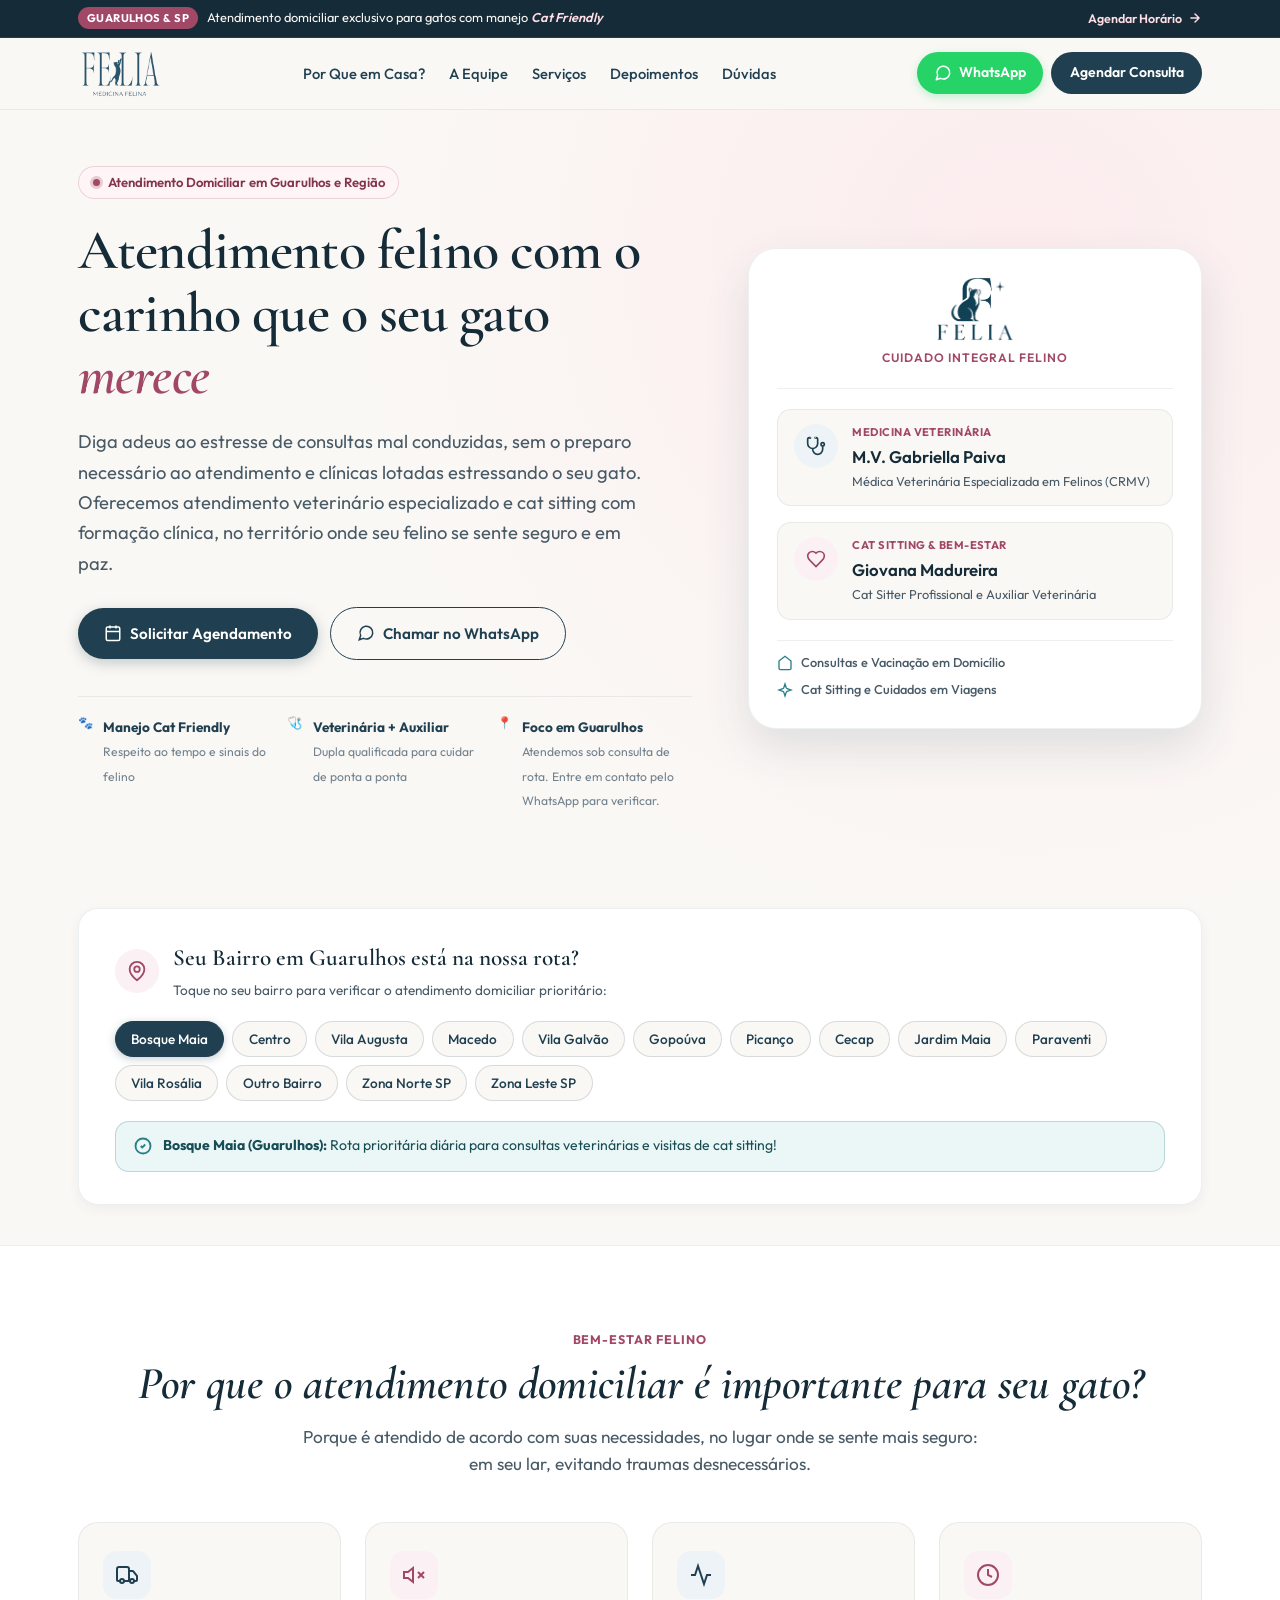
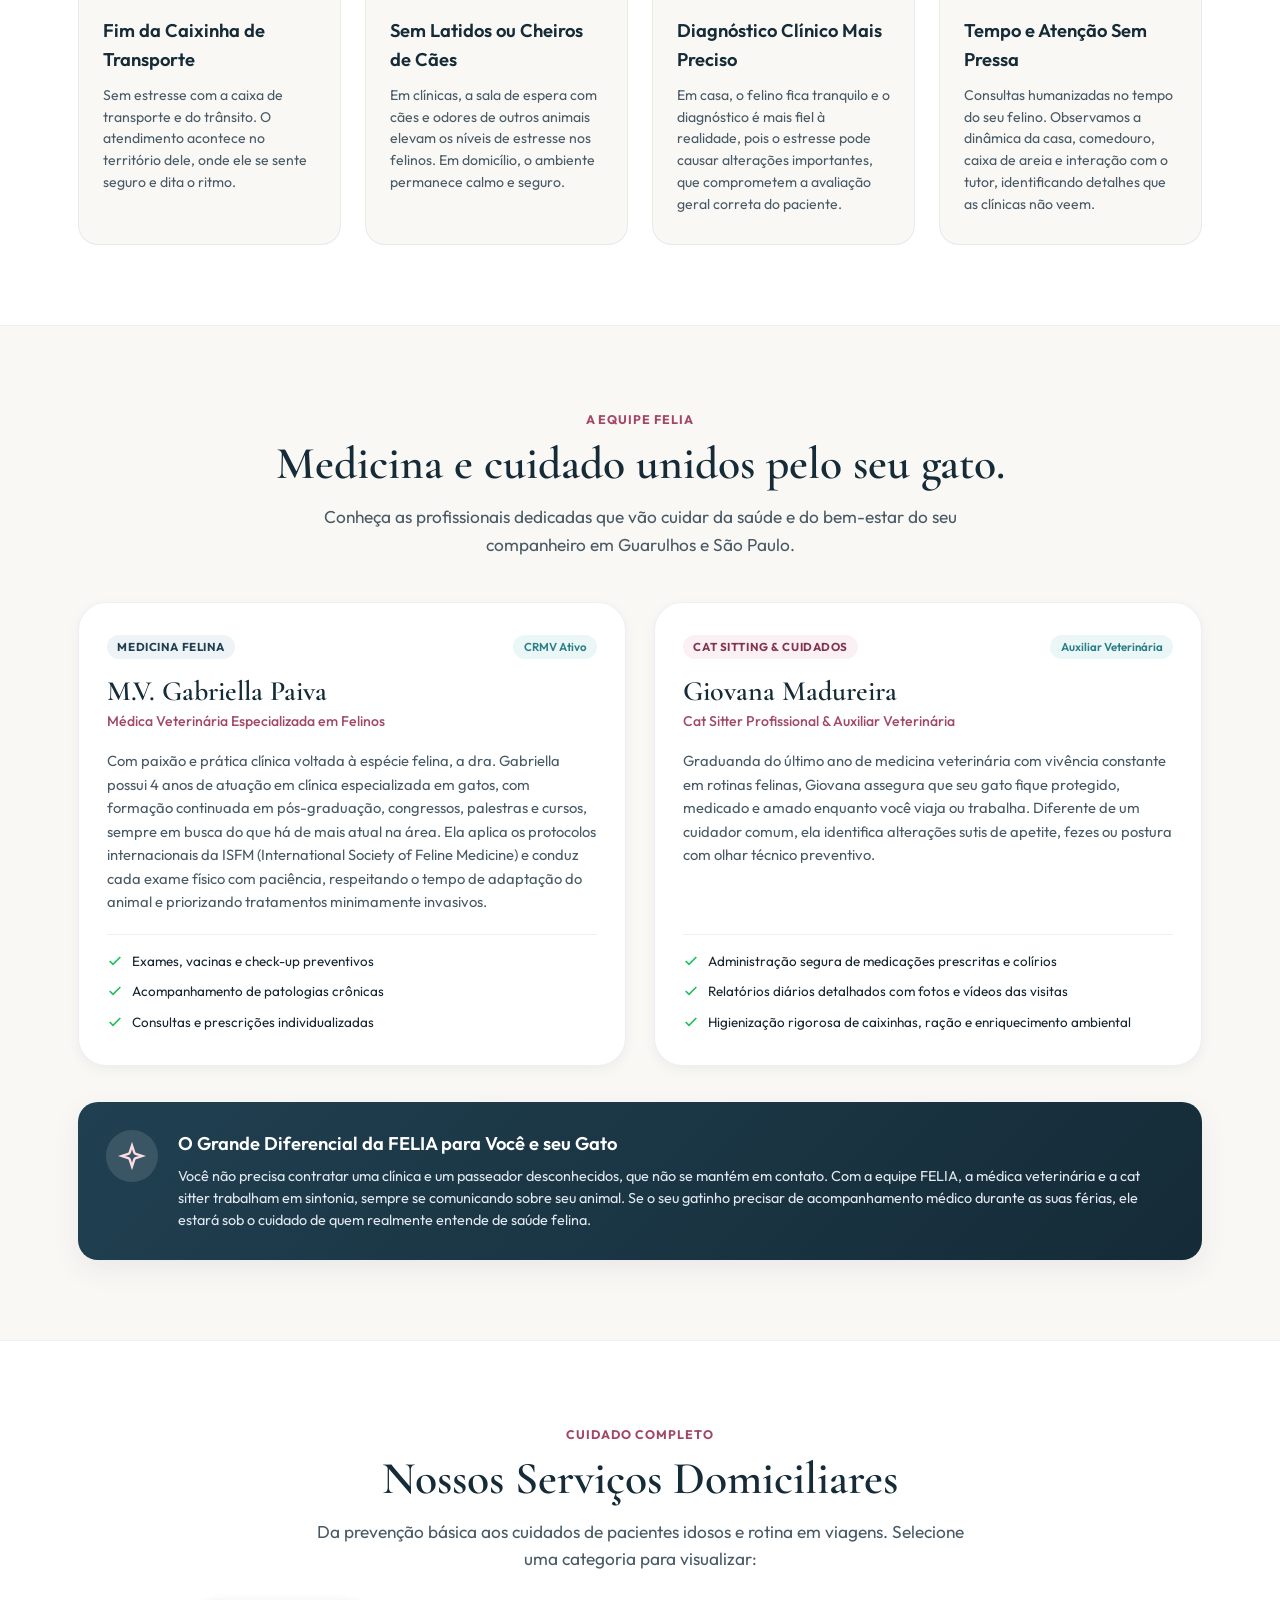
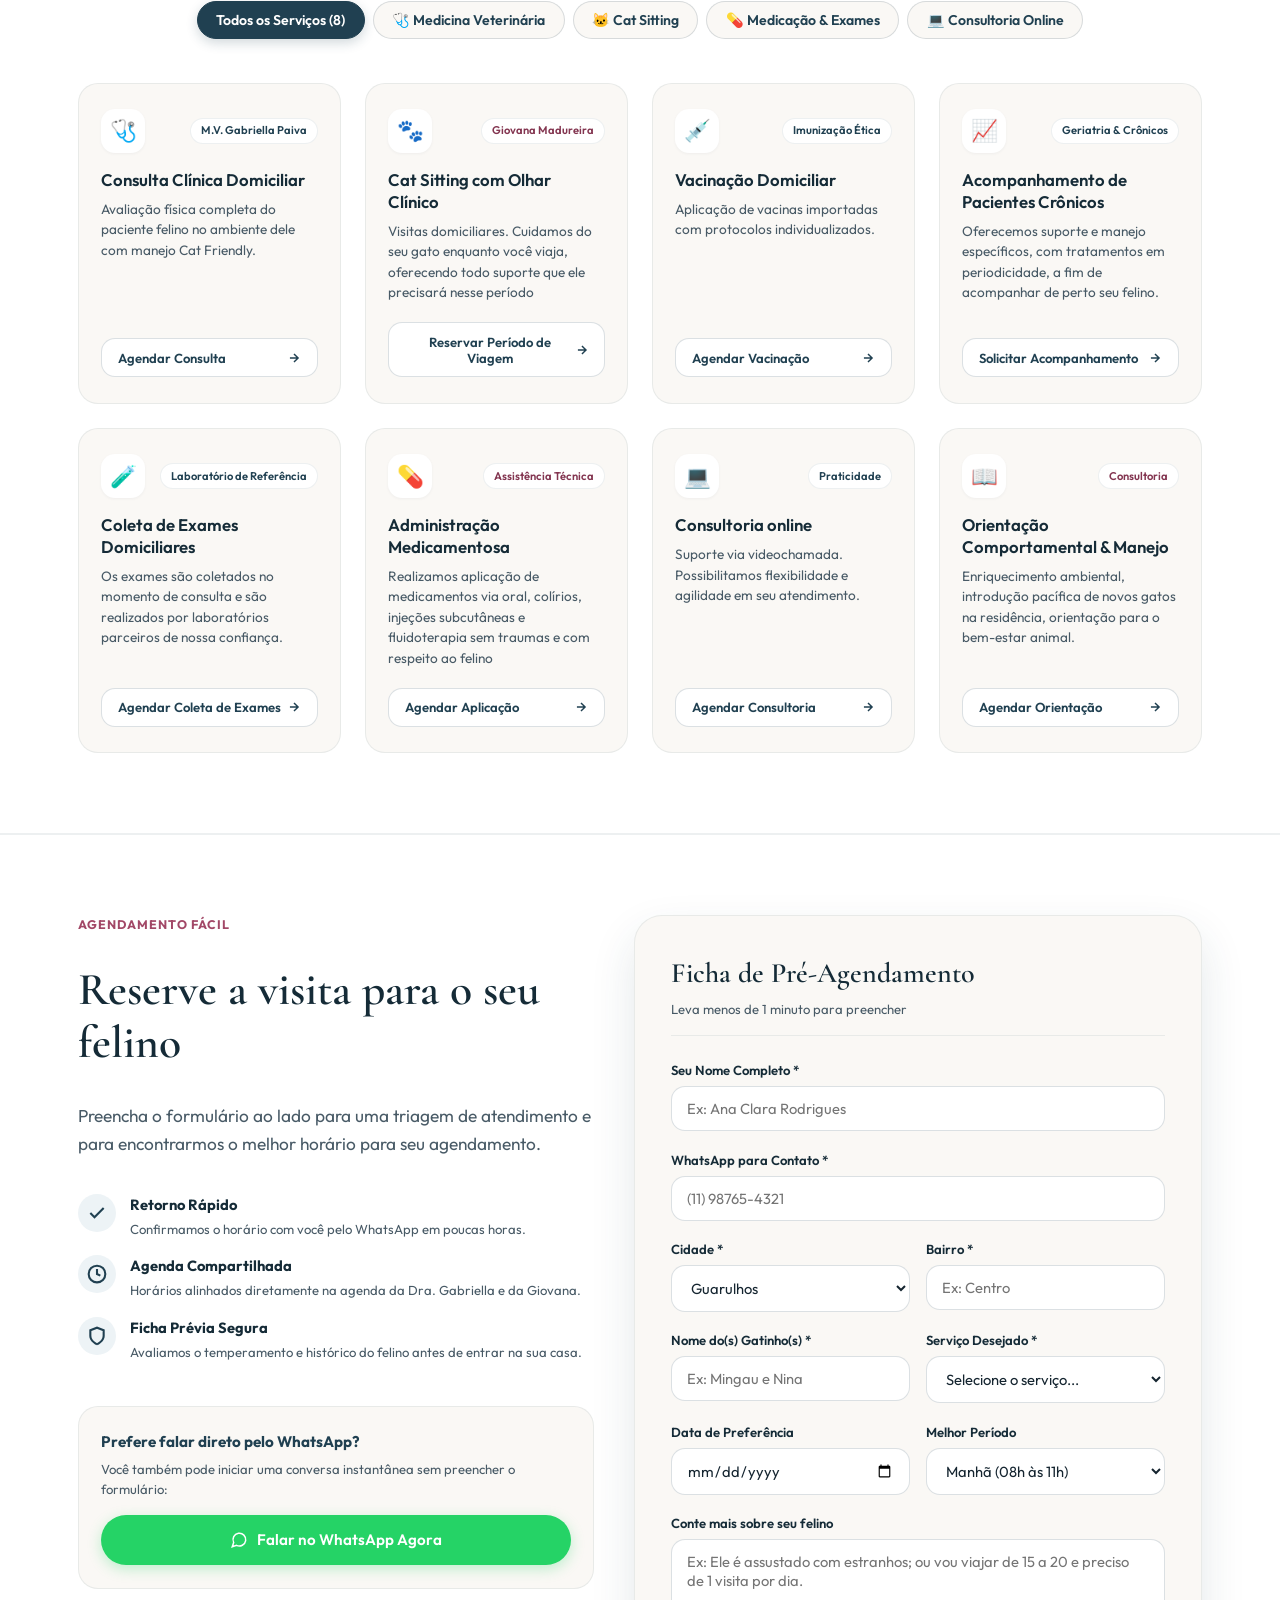
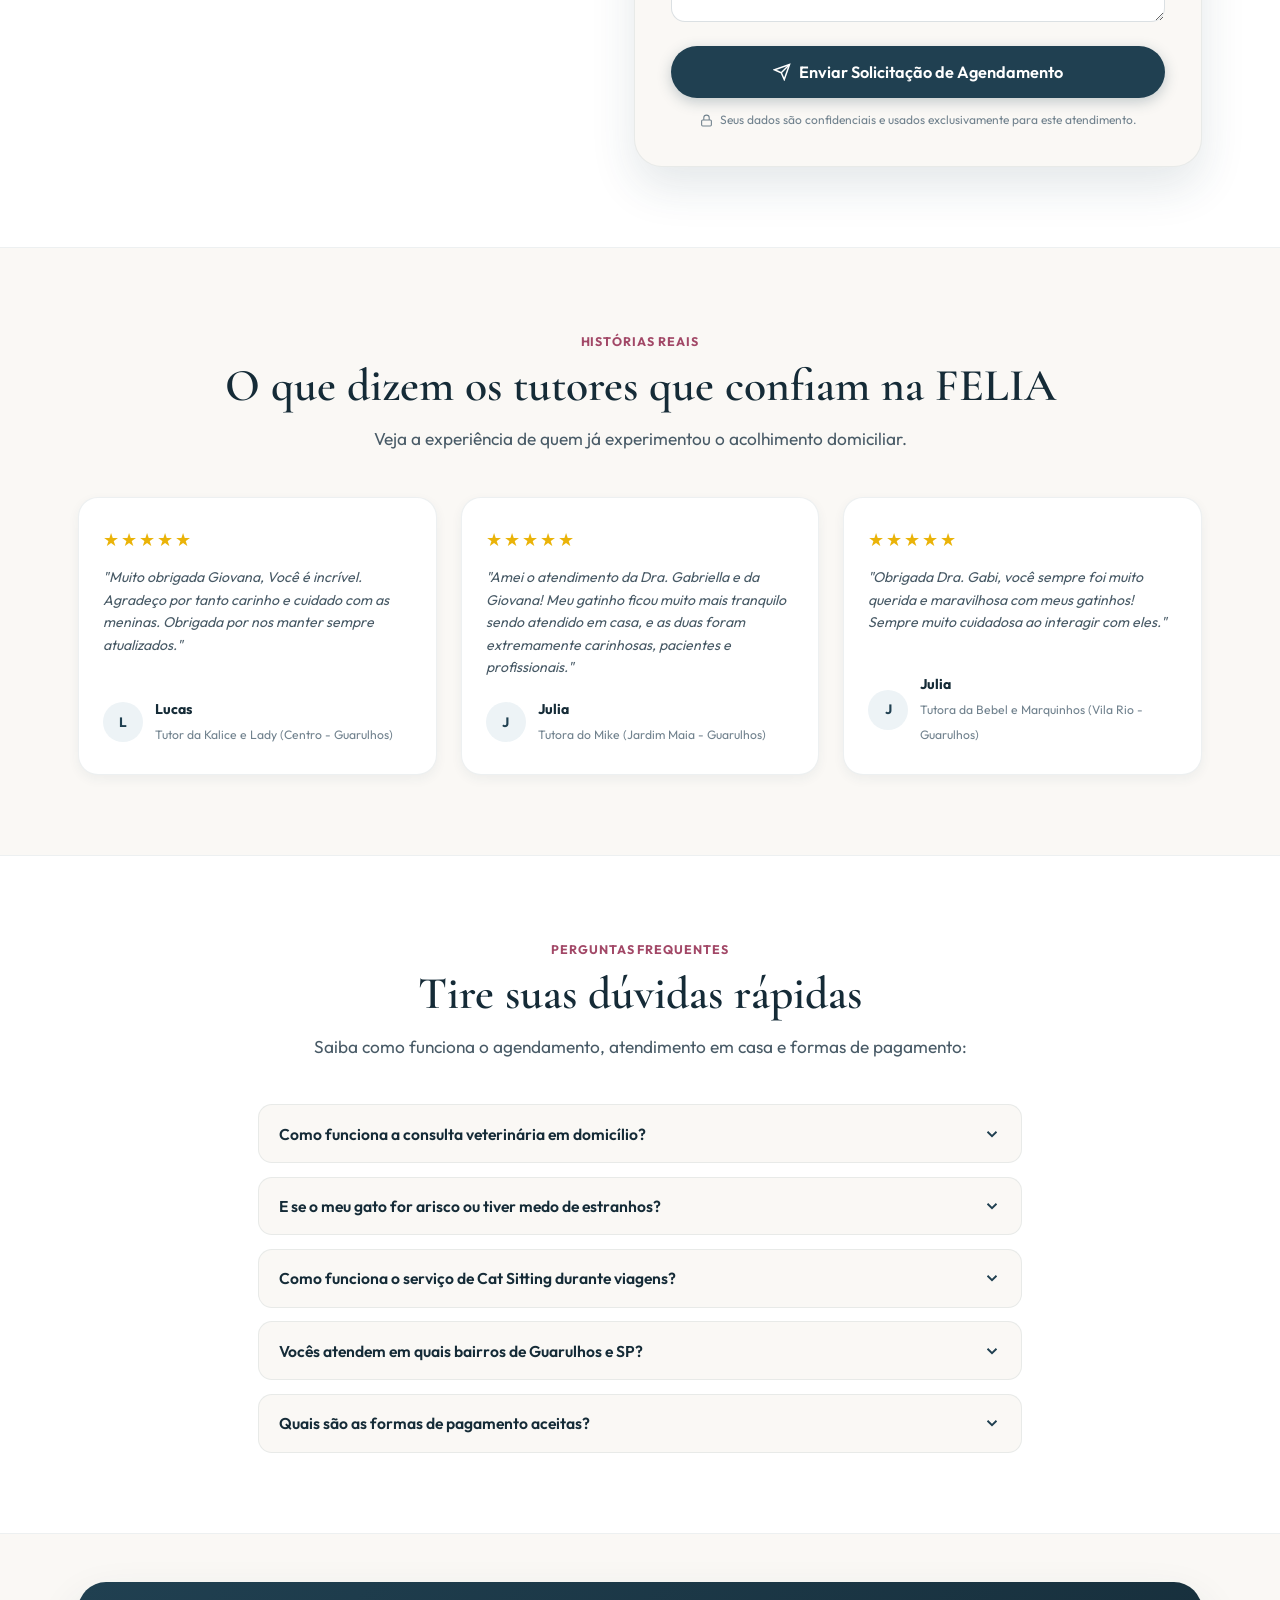
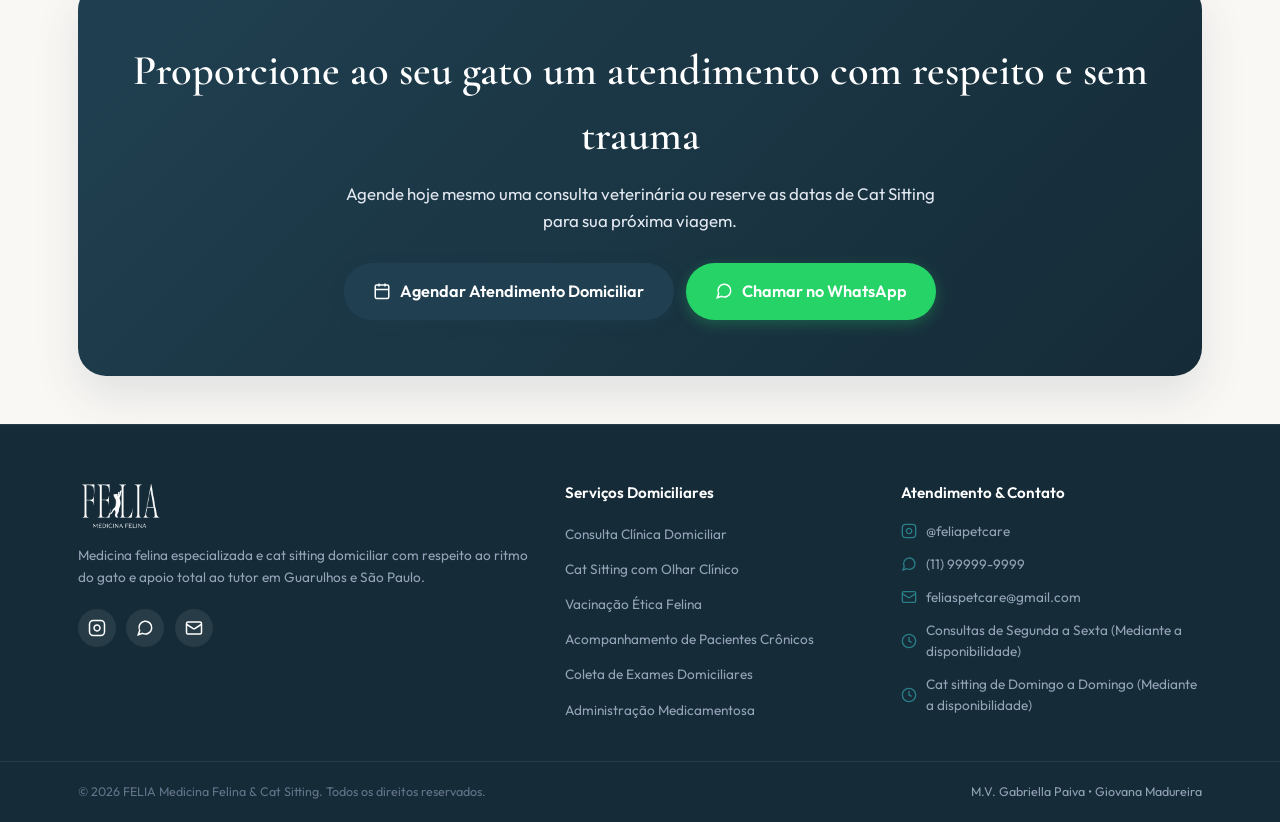
<file: index.html>
<!DOCTYPE html>
<html lang="pt-BR">
<head>
  <meta charset="UTF-8">
  <meta name="viewport" content="width=device-width, initial-scale=1.0, maximum-scale=5.0">
  <title>FELIA | Medicina Felina & Cat Sitting Domiciliar • Guarulhos e SP</title>
  <meta name="description" content="Atendimento veterinário domiciliar exclusivo para felinos e cat sitting profissional em Guarulhos e São Paulo. Manejo Cat Friendly com a Dra. Gabriella Paiva e Giovana Madureira.">
  <meta name="keywords" content="veterinário a domicílio guarulhos, medicina felina são paulo, cat sitter guarulhos, veterinária especialista em felinos guarulhos, consulta felina domiciliar, felia medicina felina">
  
  <!-- Mobile & Browser Meta -->
  <meta name="theme-color" content="#204051">
  <meta name="apple-mobile-web-app-capable" content="yes">
  <meta name="apple-mobile-web-app-status-bar-style" content="default">
  
  <!-- Open Graph -->
  <meta property="og:type" content="website">
  <meta property="og:title" content="FELIA - Medicina Felina & Cat Sitting Domiciliar">
  <meta property="og:description" content="Manejo Cat Friendly no aconchego do seu lar em Guarulhos e São Paulo. Consultas, vacinação, exames e cat sitting com formação clínica.">
  <meta property="og:image" content="assets/logo-medicina-felina.png">
  <meta property="og:locale" content="pt_BR">

  <!-- Favicon -->
  <link rel="icon" type="image/png" href="assets/logo-medicina-felina.png">

  <!-- Google Fonts: Cormorant Garamond & Outfit -->
  <link rel="preconnect" href="https://fonts.googleapis.com">
  <link rel="preconnect" href="https://fonts.gstatic.com" crossorigin>
  <link href="https://fonts.googleapis.com/css2?family=Cormorant+Garamond:ital,wght@0,500;0,600;0,700;1,500;1,600&family=Outfit:wght@300;400;500;600;700&display=swap" rel="stylesheet">

  <!-- Cache Control -->
  <meta http-equiv="Cache-Control" content="no-cache, no-store, must-revalidate">
  <meta http-equiv="Pragma" content="no-cache">
  <meta http-equiv="Expires" content="0">

  <!-- Stylesheet -->
  <link rel="stylesheet" href="style.css?v=2.2">
</head>
<body>

  <!-- Top Announcement Bar (Alto Contraste: Fundo Escuro com Texto Branco Nítido) -->
  <aside class="top-announcement" aria-label="Aviso de Região de Atendimento">
    <div class="container announcement-inner">
      <div class="announcement-content">
        <span class="announcement-tag">Guarulhos &amp; SP</span>
        <span class="announcement-text">Atendimento domiciliar exclusivo para gatos com manejo <em>Cat Friendly</em></span>
      </div>
      <a href="#agendamento" class="announcement-cta">
        <span>Agendar Horário</span>
        <svg class="icon-arrow" viewBox="0 0 24 24" width="14" height="14" fill="none" stroke="currentColor" stroke-width="2.5" stroke-linecap="round" stroke-linejoin="round"><path d="M5 12h14M12 5l7 7-7 7"/></svg>
      </a>
    </div>
  </aside>

  <!-- Header / Navigation Principal -->
  <header class="site-header" id="header">
    <div class="container header-container">
      
      <!-- Logo Principal -->
      <a href="#inicio" class="brand-link" aria-label="FELIA Medicina Felina - Início">
        <img src="assets/logo-medicina-felina.png" alt="FELIA Medicina Felina" class="brand-logo-img">
      </a>

      <!-- Desktop Navigation -->
      <nav class="desktop-nav" aria-label="Navegação do Site">
        <ul class="nav-list">
          <li><a href="#diferenciais" class="nav-item">Por Que em Casa?</a></li>
          <li><a href="#sobre" class="nav-item">A Equipe</a></li>
          <li><a href="#servicos" class="nav-item">Serviços</a></li>
          <li><a href="#depoimentos" class="nav-item">Depoimentos</a></li>
          <li><a href="#faq" class="nav-item">Dúvidas</a></li>
        </ul>
      </nav>

      <!-- Header Actions -->
      <div class="header-actions">
        <a href="https://wa.me/5511999999999?text=Ol%C3%A1%2C%20gostaria%20de%20informa%C3%A7%C3%B5es%20sobre%20o%20atendimento%20da%20FELIA!" target="_blank" rel="noopener noreferrer" class="btn-header-wa" aria-label="Falar no WhatsApp">
          <svg class="header-wa-icon" viewBox="0 0 24 24" width="18" height="18" fill="none" stroke="currentColor" stroke-width="2" stroke-linecap="round" stroke-linejoin="round"><path d="m3 21 1.9-5.7a8.5 8.5 0 1 1 3.8 3.8z"/></svg>
          <span class="desktop-only-text">WhatsApp</span>
        </a>

        <a href="#agendamento" class="btn-header-agendar desktop-only-btn">
          <span>Agendar Consulta</span>
        </a>


      </div>

    </div>

    <!-- Mobile Drawer Overlay -->
    <div class="mobile-drawer" id="mobileMenuDrawer" aria-hidden="true">
      <div class="drawer-backdrop" id="drawerBackdrop"></div>
      <div class="drawer-panel">
        <div class="drawer-header">
          <img src="assets/logo-medicina-felina.png" alt="FELIA" class="drawer-logo">
          <button type="button" class="drawer-close-btn" id="drawerCloseBtn" aria-label="Fechar menu">
            <svg viewBox="0 0 24 24" width="22" height="22" fill="none" stroke="currentColor" stroke-width="2" stroke-linecap="round" stroke-linejoin="round"><line x1="18" y1="6" x2="6" y2="18"></line><line x1="6" y1="6" x2="18" y2="18"></line></svg>
          </button>
        </div>

        <nav class="drawer-nav">
          <a href="#inicio" class="drawer-link">
            <span>Início</span>
            <svg viewBox="0 0 24 24" width="16" height="16" fill="none" stroke="currentColor" stroke-width="2"><path d="m9 18 6-6-6-6"/></svg>
          </a>
          <a href="#diferenciais" class="drawer-link">
            <span>Por Que em Casa?</span>
            <svg viewBox="0 0 24 24" width="16" height="16" fill="none" stroke="currentColor" stroke-width="2"><path d="m9 18 6-6-6-6"/></svg>
          </a>
          <a href="#sobre" class="drawer-link">
            <span>Conheça a Equipe</span>
            <svg viewBox="0 0 24 24" width="16" height="16" fill="none" stroke="currentColor" stroke-width="2"><path d="m9 18 6-6-6-6"/></svg>
          </a>
          <a href="#servicos" class="drawer-link">
            <span>Serviços Domiciliares</span>
            <svg viewBox="0 0 24 24" width="16" height="16" fill="none" stroke="currentColor" stroke-width="2"><path d="m9 18 6-6-6-6"/></svg>
          </a>
          <a href="#depoimentos" class="drawer-link">
            <span>Avaliações de Tutores</span>
            <svg viewBox="0 0 24 24" width="16" height="16" fill="none" stroke="currentColor" stroke-width="2"><path d="m9 18 6-6-6-6"/></svg>
          </a>
          <a href="#faq" class="drawer-link">
            <span>Dúvidas Frequentes</span>
            <svg viewBox="0 0 24 24" width="16" height="16" fill="none" stroke="currentColor" stroke-width="2"><path d="m9 18 6-6-6-6"/></svg>
          </a>
        </nav>

        <div class="drawer-footer">
          <a href="#agendamento" class="btn btn-primary btn-block" onclick="closeDrawer()">
            <svg viewBox="0 0 24 24" width="18" height="18" fill="none" stroke="currentColor" stroke-width="2"><rect width="18" height="18" x="3" y="4" rx="2"/><line x1="16" y1="2" x2="16" y2="6"/><line x1="8" y1="2" x2="8" y2="6"/><line x1="3" y1="10" x2="21" y2="10"/></svg>
            <span>Solicitar Agendamento</span>
          </a>
          <a href="https://wa.me/5511999999999?text=Ol%C3%A1!%20Vim%20pelo%20site%20da%20FELIA." target="_blank" rel="noopener noreferrer" class="btn btn-wa-full btn-block">
            <svg viewBox="0 0 24 24" width="18" height="18" fill="none" stroke="currentColor" stroke-width="2"><path d="m3 21 1.9-5.7a8.5 8.5 0 1 1 3.8 3.8z"/></svg>
            <span>Conversar no WhatsApp</span>
          </a>
        </div>
      </div>
    </div>
  </header>

  <main>
    <!-- HERO SECTION -->
    <section class="hero-section" id="inicio">
      <div class="container hero-container">
        
        <!-- Coluna de Texto & Proposta -->
        <div class="hero-content">
          <div class="hero-badge">
            <span class="badge-dot"></span>
            <span>Atendimento Domiciliar em Guarulhos e Região</span>
          </div>

          <h1 class="hero-title">
            Atendimento felino com o carinho que o seu gato <span class="title-highlight">merece</span>
          </h1>

          <p class="hero-lead">
            Diga adeus ao estresse de consultas mal conduzidas, sem o preparo necessário ao atendimento e clínicas lotadas estressando o seu gato. Oferecemos atendimento veterinário especializado e cat sitting com formação clínica, no território onde seu felino se sente seguro e em paz.
          </p>

          <!-- CTAs Primários -->
          <div class="hero-actions">
            <a href="#agendamento" class="btn btn-primary btn-hero">
              <svg viewBox="0 0 24 24" width="18" height="18" fill="none" stroke="currentColor" stroke-width="2"><rect width="18" height="18" x="3" y="4" rx="2"/><line x1="16" y1="2" x2="16" y2="6"/><line x1="8" y1="2" x2="8" y2="6"/><line x1="3" y1="10" x2="21" y2="10"/></svg>
              <span>Solicitar Agendamento</span>
            </a>
            <a href="https://wa.me/5511999999999?text=Ol%C3%A1!%20Vim%20pelo%20site%20da%20FELIA%20e%20gostaria%20de%20tirar%20algumas%20d%C3%BAvidas." target="_blank" rel="noopener noreferrer" class="btn btn-outline btn-hero">
              <svg viewBox="0 0 24 24" width="18" height="18" fill="none" stroke="currentColor" stroke-width="2"><path d="m3 21 1.9-5.7a8.5 8.5 0 1 1 3.8 3.8z"/></svg>
              <span>Chamar no WhatsApp</span>
            </a>
          </div>

          <!-- Trust Badges (Limpos & Diretos) -->
          <div class="hero-trust-bar">
            <div class="trust-item">
              <span class="trust-icon-box">🐾</span>
              <div>
                <strong>Manejo Cat Friendly</strong>
                <span>Respeito ao tempo e sinais do felino</span>
              </div>
            </div>
            <div class="trust-item">
              <span class="trust-icon-box">🩺</span>
              <div>
                <strong>Veterinária + Auxiliar</strong>
                <span>Dupla qualificada para cuidar de ponta a ponta</span>
              </div>
            </div>
            <div class="trust-item">
              <span class="trust-icon-box">📍</span>
              <div>
                <strong>Foco em Guarulhos</strong>
                <span>Atendemos sob consulta de rota. Entre em contato pelo WhatsApp para verificar.</span>
              </div>
            </div>
          </div>
        </div>

        <!-- Coluna Visual / Cartão das Fundadoras -->
        <div class="hero-visual">
          <div class="hero-founders-card">
            
            <div class="founders-card-top">
              <img src="assets/logo-felia-emblem.png" alt="FELIA - Medicina Felina & Cat Sitting" class="founders-card-logo">
              <span class="card-caption">Cuidado Integral Felino</span>
            </div>

            <div class="founders-profiles-wrap">
              <!-- Dra. Gabriella -->
              <div class="founder-item">
                <div class="founder-badge-avatar avatar-vet">
                  <svg viewBox="0 0 24 24" width="20" height="20" fill="none" stroke="currentColor" stroke-width="2"><path d="M4.8 2.3A.3.3 0 1 0 5 2H4a2 2 0 0 0-2 2v5a6 6 0 0 0 6 6v0a6 6 0 0 0 6-6V4a2 2 0 0 0-2-2h-1a.2.2 0 1 0 .3.3"/><path d="M8 15v1a6 6 0 0 0 6 6v0a6 6 0 0 0 6-6v-4"/><circle cx="20" cy="10" r="2"/></svg>
                </div>
                <div class="founder-info">
                  <span class="founder-tag">Medicina Veterinária</span>
                  <h3 class="founder-title-name">M.V. Gabriella Paiva</h3>
                  <p class="founder-desc">Médica Veterinária Especializada em Felinos (CRMV)</p>
                </div>
              </div>

              <!-- Giovana Madureira -->
              <div class="founder-item">
                <div class="founder-badge-avatar avatar-care">
                  <svg viewBox="0 0 24 24" width="20" height="20" fill="none" stroke="currentColor" stroke-width="2"><path d="M19 14c1.49-1.46 3-3.21 3-5.5A5.5 5.5 0 0 0 16.5 3c-1.76 0-3 .5-4.5 2-1.5-1.5-2.74-2-4.5-2A5.5 5.5 0 0 0 2 8.5c0 2.3 1.5 4.05 3 5.5l7 7Z"/></svg>
                </div>
                <div class="founder-info">
                  <span class="founder-tag">Cat Sitting &amp; Bem-Estar</span>
                  <h3 class="founder-title-name">Giovana Madureira</h3>
                  <p class="founder-desc">Cat Sitter Profissional e Auxiliar Veterinária</p>
                </div>
              </div>
            </div>

            <div class="founders-card-footer">
              <div class="card-footer-pill">
                <svg viewBox="0 0 24 24" width="16" height="16" fill="none" stroke="currentColor" stroke-width="2"><path d="m3 9 9-7 9 7v11a2 2 0 0 1-2 2H5a2 2 0 0 1-2-2z"/></svg>
                <span>Consultas e Vacinação em Domicílio</span>
              </div>
              <div class="card-footer-pill">
                <svg viewBox="0 0 24 24" width="16" height="16" fill="none" stroke="currentColor" stroke-width="2"><path d="m12 3-1.912 5.813a2 2 0 0 1-1.275 1.275L3 12l5.813 1.912a2 2 0 0 1 1.275 1.275L12 21l1.912-5.813a2 2 0 0 1 1.275-1.275L21 12l-5.813-1.912a2 2 0 0 1-1.275-1.275L12 3Z"/></svg>
                <span>Cat Sitting e Cuidados em Viagens</span>
              </div>
            </div>

          </div>
        </div>

      </div>
    </section>

    <!-- CONSULTA RÁPIDA DE BAIRROS DE GUARULHOS -->
    <section class="bairros-section" aria-label="Verificação de Cobertura de Bairros">
      <div class="container">
        <div class="bairros-card">
          <div class="bairros-header">
            <div class="bairros-icon">
              <svg viewBox="0 0 24 24" width="22" height="22" fill="none" stroke="currentColor" stroke-width="2"><path d="M20 10c0 6-8 12-8 12s-8-6-8-12a8 8 0 0 1 16 0Z"/><circle cx="12" cy="10" r="3"/></svg>
            </div>
            <div>
              <h2 class="bairros-title">Seu Bairro em Guarulhos está na nossa rota?</h2>
              <p class="bairros-subtitle">Toque no seu bairro para verificar o atendimento domiciliar prioritário:</p>
            </div>
          </div>

          <!-- Chips de Bairros -->
          <div class="bairros-pills" id="bairrosPills">
            <button type="button" class="bairro-chip active" data-bairro="Bosque Maia">Bosque Maia</button>
            <button type="button" class="bairro-chip" data-bairro="Centro">Centro</button>
            <button type="button" class="bairro-chip" data-bairro="Vila Augusta">Vila Augusta</button>
            <button type="button" class="bairro-chip" data-bairro="Macedo">Macedo</button>
            <button type="button" class="bairro-chip" data-bairro="Vila Galvão">Vila Galvão</button>
            <button type="button" class="bairro-chip" data-bairro="Gopoúva">Gopoúva</button>
            <button type="button" class="bairro-chip" data-bairro="Picanço">Picanço</button>
            <button type="button" class="bairro-chip" data-bairro="Cecap">Cecap</button>
            <button type="button" class="bairro-chip" data-bairro="Jardim Maia">Jardim Maia</button>
            <button type="button" class="bairro-chip" data-bairro="Paraventi">Paraventi</button>
            <button type="button" class="bairro-chip" data-bairro="Vila Rosália">Vila Rosália</button>
            <button type="button" class="bairro-chip" data-bairro="Outro">Outro Bairro</button>
            <button type="button" class="bairro-chip" data-bairro="Zona Norte SP">Zona Norte SP</button>
            <button type="button" class="bairro-chip" data-bairro="Zona Leste SP">Zona Leste SP</button>
          </div>

          <div class="bairros-feedback" id="bairrosFeedback">
            <svg class="feedback-icon" viewBox="0 0 24 24" width="18" height="18" fill="none" stroke="currentColor" stroke-width="2.5"><circle cx="12" cy="12" r="10"/><path d="m9 12 2 2 4-4"/></svg>
            <span id="bairrosFeedbackText"><strong>Bosque Maia (Guarulhos):</strong> Rota prioritária diária para consultas veterinárias e visitas de cat sitting!</span>
          </div>
        </div>
      </div>
    </section>

    <!-- POR QUE EM CASA? (DIFERENCIAIS) -->
    <section class="section differentials-section" id="diferenciais">
      <div class="container">
        
        <header class="section-heading text-center">
          <span class="section-tag">Bem-estar Felino</span>
          <h2 class="section-title italic-title">Por que o atendimento domiciliar é importante para seu gato?</h2>
          <p class="section-lead">
            Porque é atendido de acordo com suas necessidades, no lugar onde se sente mais seguro: em seu lar, evitando traumas desnecessários.
          </p>
        </header>

        <div class="diff-grid">
          
          <article class="diff-card">
            <div class="diff-card-icon">
              <svg viewBox="0 0 24 24" width="24" height="24" fill="none" stroke="currentColor" stroke-width="2"><path d="M14 18V6a2 2 0 0 0-2-2H4a2 2 0 0 0-2 2v11a1 1 0 0 0 1 1h2"/><path d="M15 18H9"/><path d="M19 18h2a1 1 0 0 0 1-1v-3.65a1 1 0 0 0-.22-.624l-3.48-4.35A1 1 0 0 0 17.52 8H14"/><circle cx="17" cy="18" r="2"/><circle cx="7" cy="18" r="2"/></svg>
            </div>
            <h3 class="diff-card-title">Fim da Caixinha de Transporte</h3>
            <p class="diff-card-text">
              Sem estresse com a caixa de transporte e do trânsito. O atendimento acontece no território dele, onde ele se sente seguro e dita o ritmo.
            </p>
          </article>

          <article class="diff-card">
            <div class="diff-card-icon">
              <svg viewBox="0 0 24 24" width="24" height="24" fill="none" stroke="currentColor" stroke-width="2"><polygon points="11 5 6 9 2 9 2 15 6 15 11 19 11 5"/><line x1="22" x2="16" y1="9" y2="15"/><line x1="16" x2="22" y1="9" y2="15"/></svg>
            </div>
            <h3 class="diff-card-title">Sem Latidos ou Cheiros de Cães</h3>
            <p class="diff-card-text">
              Em clínicas, a sala de espera com cães e odores de outros animais elevam os níveis de estresse nos felinos. Em domicílio, o ambiente permanece calmo e seguro.
            </p>
          </article>

          <article class="diff-card">
            <div class="diff-card-icon">
              <svg viewBox="0 0 24 24" width="24" height="24" fill="none" stroke="currentColor" stroke-width="2"><path d="M22 12h-4l-3 9L9 3l-3 9H2"/></svg>
            </div>
            <h3 class="diff-card-title">Diagnóstico Clínico Mais Preciso</h3>
            <p class="diff-card-text">
              Em casa, o felino fica tranquilo e o diagnóstico é mais fiel à realidade, pois o estresse pode causar alterações importantes, que comprometem a avaliação geral correta do paciente.
            </p>
          </article>

          <article class="diff-card">
            <div class="diff-card-icon">
              <svg viewBox="0 0 24 24" width="24" height="24" fill="none" stroke="currentColor" stroke-width="2"><circle cx="12" cy="12" r="10"/><polyline points="12 6 12 12 16 14"/></svg>
            </div>
            <h3 class="diff-card-title">Tempo e Atenção Sem Pressa</h3>
            <p class="diff-card-text">
              Consultas humanizadas no tempo do seu felino. Observamos a dinâmica da casa, comedouro, caixa de areia e interação com o tutor, identificando detalhes que as clínicas não veem.
            </p>
          </article>

        </div>
      </div>
    </section>

    <!-- SOBRE NÓS: DRA. GABRIELLA & GIOVANA -->
    <section class="section about-section" id="sobre">
      <div class="container">
        
        <header class="section-heading text-center">
          <span class="section-tag">A Equipe FELIA</span>
          <h2 class="section-title">Medicina e cuidado unidos pelo seu gato.</h2>
          <p class="section-lead">
            Conheça as profissionais dedicadas que vão cuidar da saúde e do bem-estar do seu companheiro em Guarulhos e São Paulo.
          </p>
        </header>

        <div class="about-grid">
          
          <!-- Card M.V. Gabriella -->
          <article class="about-card">
            <div class="about-card-badge-row">
              <span class="about-role-tag">Medicina Felina</span>
              <span class="about-crmv">CRMV Ativo</span>
            </div>
            <h3 class="about-person-name">M.V. Gabriella Paiva</h3>
            <p class="about-person-subtitle">Médica Veterinária Especializada em Felinos</p>
            <p class="about-person-bio">
              Com paixão e prática clínica voltada à espécie felina, a dra. Gabriella possui 4 anos de atuação em clínica especializada em gatos, com formação continuada em pós-graduação, congressos, palestras e cursos, sempre em busca do que há de mais atual na área. Ela aplica os protocolos internacionais da ISFM (International Society of Feline Medicine) e conduz cada exame físico com paciência, respeitando o tempo de adaptação do animal e priorizando tratamentos minimamente invasivos.
            </p>
            <ul class="about-check-list">
              <li><svg viewBox="0 0 24 24" width="16" height="16" fill="none" stroke="currentColor" stroke-width="2.5"><polyline points="20 6 9 17 4 12"/></svg> Exames, vacinas e check-up preventivos</li>
              <li><svg viewBox="0 0 24 24" width="16" height="16" fill="none" stroke="currentColor" stroke-width="2.5"><polyline points="20 6 9 17 4 12"/></svg> Acompanhamento de patologias crônicas</li>
              <li><svg viewBox="0 0 24 24" width="16" height="16" fill="none" stroke="currentColor" stroke-width="2.5"><polyline points="20 6 9 17 4 12"/></svg> Consultas e prescrições individualizadas</li>
            </ul>
          </article>

          <!-- Card Giovana Madureira -->
          <article class="about-card">
            <div class="about-card-badge-row">
              <span class="about-role-tag">Cat Sitting &amp; Cuidados</span>
              <span class="about-crmv">Auxiliar Veterinária</span>
            </div>
            <h3 class="about-person-name">Giovana Madureira</h3>
            <p class="about-person-subtitle">Cat Sitter Profissional &amp; Auxiliar Veterinária</p>
            <p class="about-person-bio">
              Graduanda do último ano de medicina veterinária com vivência constante em rotinas felinas, Giovana assegura que seu gato fique protegido, medicado e amado enquanto você viaja ou trabalha. Diferente de um cuidador comum, ela identifica alterações sutis de apetite, fezes ou postura com olhar técnico preventivo.
            </p>
            <ul class="about-check-list">
              <li><svg viewBox="0 0 24 24" width="16" height="16" fill="none" stroke="currentColor" stroke-width="2.5"><polyline points="20 6 9 17 4 12"/></svg> Administração segura de medicações prescritas e colírios</li>
              <li><svg viewBox="0 0 24 24" width="16" height="16" fill="none" stroke="currentColor" stroke-width="2.5"><polyline points="20 6 9 17 4 12"/></svg> Relatórios diários detalhados com fotos e vídeos das visitas</li>
              <li><svg viewBox="0 0 24 24" width="16" height="16" fill="none" stroke="currentColor" stroke-width="2.5"><polyline points="20 6 9 17 4 12"/></svg> Higienização rigorosa de caixinhas, ração e enriquecimento ambiental</li>
            </ul>
          </article>

        </div>

        <!-- Banner de Sinergia -->
        <div class="synergy-banner">
          <div class="synergy-icon">
            <svg viewBox="0 0 24 24" width="28" height="28" fill="none" stroke="currentColor" stroke-width="2"><path d="m12 3-1.912 5.813a2 2 0 0 1-1.275 1.275L3 12l5.813 1.912a2 2 0 0 1 1.275 1.275L12 21l1.912-5.813a2 2 0 0 1 1.275-1.275L21 12l-5.813-1.912a2 2 0 0 1-1.275-1.275L12 3Z"/></svg>
          </div>
          <div class="synergy-body">
            <h4>O Grande Diferencial da FELIA para Você e seu Gato</h4>
            <p>
              Você não precisa contratar uma clínica e um passeador desconhecidos, que não se mantém em contato. Com a equipe FELIA, a médica veterinária e a cat sitter trabalham em sintonia, sempre se comunicando sobre seu animal. Se o seu gatinho precisar de acompanhamento médico durante as suas férias, ele estará sob o cuidado de quem realmente entende de saúde felina.
            </p>
          </div>
        </div>

      </div>
    </section>

    <!-- NOSSOS SERVIÇOS DOMICILIARES -->
    <section class="section services-section" id="servicos">
      <div class="container">
        
        <header class="section-heading text-center">
          <span class="section-tag">Cuidado Completo</span>
          <h2 class="section-title">Nossos Serviços Domiciliares</h2>
          <p class="section-lead">
            Da prevenção básica aos cuidados de pacientes idosos e rotina em viagens. Selecione uma categoria para visualizar:
          </p>

          <!-- Filtros de Serviços -->
          <div class="services-filter-bar" id="servicesFilterBar">
            <button type="button" class="service-tab-btn active" data-filter="all">Todos os Serviços (8)</button>
            <button type="button" class="service-tab-btn" data-filter="vet">🩺 Medicina Veterinária</button>
            <button type="button" class="service-tab-btn" data-filter="sitter">🐱 Cat Sitting</button>
            <button type="button" class="service-tab-btn" data-filter="cuidados">💊 Medicação &amp; Exames</button>
            <button type="button" class="service-tab-btn" data-filter="consultoria">💻 Consultoria Online</button>
          </div>
        </header>

        <div class="services-grid" id="servicesList">
          
          <!-- 1. Consulta Clínica -->
          <article class="service-card" data-cat="vet">
            <div class="service-card-header">
              <span class="service-icon-wrap">🩺</span>
              <span class="service-author-pill">M.V. Gabriella Paiva</span>
            </div>
            <h3 class="service-card-title">Consulta Clínica Domiciliar</h3>
            <p class="service-card-desc">
              Avaliação física completa do paciente felino no ambiente dele com manejo Cat Friendly.
            </p>
            <button type="button" class="service-action-btn" onclick="selectServiceAndScroll('Consulta Clínica')">
              <span>Agendar Consulta</span>
              <svg viewBox="0 0 24 24" width="14" height="14" fill="none" stroke="currentColor" stroke-width="2.5"><path d="M5 12h14M12 5l7 7-7 7"/></svg>
            </button>
          </article>

          <!-- 2. Cat Sitting com Olhar Clínico -->
          <article class="service-card" data-cat="sitter">
            <div class="service-card-header">
              <span class="service-icon-wrap icon-pink">🐾</span>
              <span class="service-author-pill pill-pink">Giovana Madureira</span>
            </div>
            <h3 class="service-card-title">Cat Sitting com Olhar Clínico</h3>
            <p class="service-card-desc">
              Visitas domiciliares. Cuidamos do seu gato enquanto você viaja, oferecendo todo suporte que ele precisará nesse período
            </p>
            <button type="button" class="service-action-btn" onclick="selectServiceAndScroll('Cat Sitting Profissional')">
              <span>Reservar Período de Viagem</span>
              <svg viewBox="0 0 24 24" width="14" height="14" fill="none" stroke="currentColor" stroke-width="2.5"><path d="M5 12h14M12 5l7 7-7 7"/></svg>
            </button>
          </article>

          <!-- 3. Vacinação Domiciliar -->
          <article class="service-card" data-cat="vet">
            <div class="service-card-header">
              <span class="service-icon-wrap">💉</span>
              <span class="service-author-pill">Imunização Ética</span>
            </div>
            <h3 class="service-card-title">Vacinação Domiciliar</h3>
            <p class="service-card-desc">
              Aplicação de vacinas importadas com protocolos individualizados.
            </p>
            <button type="button" class="service-action-btn" onclick="selectServiceAndScroll('Consulta para Protocolo Vacinal')">
              <span>Agendar Vacinação</span>
              <svg viewBox="0 0 24 24" width="14" height="14" fill="none" stroke="currentColor" stroke-width="2.5"><path d="M5 12h14M12 5l7 7-7 7"/></svg>
            </button>
          </article>

          <!-- 4. Pacientes Crônicos -->
          <article class="service-card" data-cat="vet">
            <div class="service-card-header">
              <span class="service-icon-wrap">📈</span>
              <span class="service-author-pill">Geriatria &amp; Crônicos</span>
            </div>
            <h3 class="service-card-title">Acompanhamento de Pacientes Crônicos</h3>
            <p class="service-card-desc">
              Oferecemos suporte e manejo específicos, com tratamentos em periodicidade, a fim de acompanhar de perto seu felino.
            </p>
            <button type="button" class="service-action-btn" onclick="selectServiceAndScroll('Consulta Clínica Domiciliar')">
              <span>Solicitar Acompanhamento</span>
              <svg viewBox="0 0 24 24" width="14" height="14" fill="none" stroke="currentColor" stroke-width="2.5"><path d="M5 12h14M12 5l7 7-7 7"/></svg>
            </button>
          </article>

          <!-- 5. Coleta de Exames -->
          <article class="service-card" data-cat="cuidados">
            <div class="service-card-header">
              <span class="service-icon-wrap">🧪</span>
              <span class="service-author-pill">Laboratório de Referência</span>
            </div>
            <h3 class="service-card-title">Coleta de Exames Domiciliares</h3>
            <p class="service-card-desc">
              Os exames são coletados no momento de consulta e são realizados por laboratórios parceiros de nossa confiança.
            </p>
            <button type="button" class="service-action-btn" onclick="selectServiceAndScroll('Coleta de Exames Domiciliares')">
              <span>Agendar Coleta de Exames</span>
              <svg viewBox="0 0 24 24" width="14" height="14" fill="none" stroke="currentColor" stroke-width="2.5"><path d="M5 12h14M12 5l7 7-7 7"/></svg>
            </button>
          </article>

          <!-- 6. Administração Medicamentosa -->
          <article class="service-card" data-cat="cuidados">
            <div class="service-card-header">
              <span class="service-icon-wrap icon-pink">💊</span>
              <span class="service-author-pill pill-pink">Assistência Técnica</span>
            </div>
            <h3 class="service-card-title">Administração Medicamentosa</h3>
            <p class="service-card-desc">
              Realizamos aplicação de medicamentos via oral, colírios, injeções subcutâneas e fluidoterapia sem traumas e com respeito ao felino
            </p>
            <button type="button" class="service-action-btn" onclick="selectServiceAndScroll('Administração Medicamentosa')">
              <span>Agendar Aplicação</span>
              <svg viewBox="0 0 24 24" width="14" height="14" fill="none" stroke="currentColor" stroke-width="2.5"><path d="M5 12h14M12 5l7 7-7 7"/></svg>
            </button>
          </article>

          <!-- 7. Consultoria Online -->
          <article class="service-card" data-cat="consultoria">
            <div class="service-card-header">
              <span class="service-icon-wrap">💻</span>
              <span class="service-author-pill">Praticidade</span>
            </div>
            <h3 class="service-card-title">Consultoria online</h3>
            <p class="service-card-desc">
              Suporte via videochamada. Possibilitamos flexibilidade e agilidade em seu atendimento.
            </p>
            <button type="button" class="service-action-btn" onclick="selectServiceAndScroll('Consultoria Online')">
              <span>Agendar Consultoria</span>
              <svg viewBox="0 0 24 24" width="14" height="14" fill="none" stroke="currentColor" stroke-width="2.5"><path d="M5 12h14M12 5l7 7-7 7"/></svg>
            </button>
          </article>

          <!-- 8. Orientação para Tutores -->
          <article class="service-card" data-cat="sitter">
            <div class="service-card-header">
              <span class="service-icon-wrap icon-pink">📖</span>
              <span class="service-author-pill pill-pink">Consultoria</span>
            </div>
            <h3 class="service-card-title">Orientação Comportamental &amp; Manejo</h3>
            <p class="service-card-desc">
              Enriquecimento ambiental, introdução pacífica de novos gatos na residência, orientação para o bem-estar animal.
            </p>
            <button type="button" class="service-action-btn" onclick="selectServiceAndScroll('Orientação Comportamental / Manejo')">
              <span>Agendar Orientação</span>
              <svg viewBox="0 0 24 24" width="14" height="14" fill="none" stroke="currentColor" stroke-width="2.5"><path d="M5 12h14M12 5l7 7-7 7"/></svg>
            </button>
          </article>

        </div>
      </div>
    </section>

    <!-- FORMULÁRIO DE PRÉ-AGENDAMENTO (ALTA CONVERSÃO) -->
    <section class="section booking-section" id="agendamento">
      <div class="container">
        
        <div class="booking-grid">
          
          <!-- Lado Informativo -->
          <div class="booking-side-info">
            <span class="section-tag">Agendamento Fácil</span>
            <h2 class="section-title">Reserve a visita para o seu felino</h2>
            <p class="section-lead">
              Preencha o formulário ao lado para uma triagem de atendimento e para encontrarmos o melhor horário para seu agendamento.
            </p>

            <div class="booking-guarantees">
              <div class="guarantee-item">
                <div class="guarantee-icon">
                  <svg viewBox="0 0 24 24" width="20" height="20" fill="none" stroke="currentColor" stroke-width="2.5"><polyline points="20 6 9 17 4 12"/></svg>
                </div>
                <div>
                  <strong>Retorno Rápido</strong>
                  <p>Confirmamos o horário com você pelo WhatsApp em poucas horas.</p>
                </div>
              </div>

              <div class="guarantee-item">
                <div class="guarantee-icon">
                  <svg viewBox="0 0 24 24" width="20" height="20" fill="none" stroke="currentColor" stroke-width="2.5"><circle cx="12" cy="12" r="10"/><path d="M12 6v6l4 2"/></svg>
                </div>
                <div>
                  <strong>Agenda Compartilhada</strong>
                  <p>Horários alinhados diretamente na agenda da Dra. Gabriella e da Giovana.</p>
                </div>
              </div>

              <div class="guarantee-item">
                <div class="guarantee-icon">
                  <svg viewBox="0 0 24 24" width="20" height="20" fill="none" stroke="currentColor" stroke-width="2.5"><path d="M12 22s8-4 8-10V5l-8-3-8 3v7c0 6 8 10 8 10"/></svg>
                </div>
                <div>
                  <strong>Ficha Prévia Segura</strong>
                  <p>Avaliamos o temperamento e histórico do felino antes de entrar na sua casa.</p>
                </div>
              </div>
            </div>

            <div class="quick-direct-card">
              <h4>Prefere falar direto pelo WhatsApp?</h4>
              <p>Você também pode iniciar uma conversa instantânea sem preencher o formulário:</p>
              <a href="https://wa.me/5511999999999?text=Ol%C3%A1!%20Gostaria%20de%20agendar%20um%20atendimento%20para%20o%20meu%20gato." target="_blank" rel="noopener noreferrer" class="btn btn-wa-full btn-block">
                <svg viewBox="0 0 24 24" width="18" height="18" fill="none" stroke="currentColor" stroke-width="2"><path d="m3 21 1.9-5.7a8.5 8.5 0 1 1 3.8 3.8z"/></svg>
                <span>Falar no WhatsApp Agora</span>
              </a>
            </div>
          </div>

          <!-- Card do Formulário -->
          <div class="booking-form-wrapper">
            <div class="booking-form-card">
              
              <form id="leadForm" class="lead-form" novalidate>
                <div class="form-title-area">
                  <h3 class="form-title">Ficha de Pré-Agendamento</h3>
                  <p class="form-subtitle">Leva menos de 1 minuto para preencher</p>
                </div>

                <div class="form-fields">
                  <!-- Nome Tutor -->
                  <div class="form-field">
                    <label for="tutorName">Seu Nome Completo *</label>
                    <input type="text" id="tutorName" name="tutorName" placeholder="Ex: Ana Clara Rodrigues" autocomplete="name" required>
                  </div>

                  <!-- WhatsApp -->
                  <div class="form-field">
                    <label for="whatsapp">WhatsApp para Contato *</label>
                    <input type="tel" id="whatsapp" name="whatsapp" placeholder="(11) 98765-4321" inputmode="tel" autocomplete="tel" required>
                  </div>

                  <!-- Cidade & Bairro -->
                  <div class="form-row-2">
                    <div class="form-field">
                      <label for="cidade">Cidade *</label>
                      <select id="cidade" name="cidade" required>
                        <option value="Guarulhos" selected>Guarulhos</option>
                        <option value="São Paulo - Zona Norte">São Paulo - Zona Norte</option>
                        <option value="São Paulo - Zona Leste">São Paulo - Zona Leste</option>
                        <option value="São Paulo - Centro">São Paulo - Centro</option>
                        <option value="Outra Cidade">Outra Cidade / Região</option>
                      </select>
                    </div>

                    <div class="form-field">
                      <label for="bairro">Bairro *</label>
                      <input type="text" id="bairro" name="bairro" placeholder="Ex: Centro" required>
                    </div>
                  </div>

                  <!-- Nome do Gato & Serviço -->
                  <div class="form-row-2">
                    <div class="form-field">
                      <label for="catName">Nome do(s) Gatinho(s) *</label>
                      <input type="text" id="catName" name="catName" placeholder="Ex: Mingau e Nina" required>
                    </div>

                    <div class="form-field">
                      <label for="service">Serviço Desejado *</label>
                      <select id="service" name="service" required>
                        <option value="" disabled selected>Selecione o serviço...</option>
                        <option value="Consulta Clínica Domiciliar">Consulta Clínica Domiciliar</option>
                        <option value="Cat Sitting Profissional">Cat Sitting Profissional</option>
                        <option value="Consulta para Protocolo Vacinal">Consulta para Protocolo Vacinal</option>
                        <option value="Administração Medicamentosa">Administração Medicamentosa</option>
                        <option value="Coleta de Exames Domiciliares">Coleta de Exames Domiciliares</option>
                        <option value="Consultoria Online">Consultoria Online</option>
                        <option value="Orientação Comportamental / Manejo">Orientação Comportamental / Manejo</option>
                      </select>
                    </div>
                  </div>

                  <!-- Data & Período -->
                  <div class="form-row-2">
                    <div class="form-field">
                      <label for="preferredDate">Data de Preferência</label>
                      <input type="date" id="preferredDate" name="preferredDate">
                    </div>

                    <div class="form-field">
                      <label for="preferredShift">Melhor Período</label>
                      <select id="preferredShift" name="preferredShift">
                        <option value="Manhã (08h às 11h)">Manhã (08h às 11h)</option>
                        <option value="Tarde (somente Cat Sitter - 13h às 17h)">Tarde (somente Cat Sitter - 13h às 17h)</option>
                        <option value="Noite (20h)">Noite (20h)</option>
                      </select>
                    </div>
                  </div>

                  <!-- Observações -->
                  <div class="form-field">
                    <label for="notes">Conte mais sobre seu felino</label>
                    <textarea id="notes" name="notes" rows="3" placeholder="Ex: Ele é assustado com estranhos; ou vou viajar de 15 a 20 e preciso de 1 visita por dia."></textarea>
                  </div>
                </div>

                <button type="submit" class="btn btn-primary btn-block btn-lg" id="submitFormBtn">
                  <svg viewBox="0 0 24 24" width="18" height="18" fill="none" stroke="currentColor" stroke-width="2"><path d="m22 2-7 20-4-9-9-4Z"/><path d="M22 2 11 13"/></svg>
                  <span>Enviar Solicitação de Agendamento</span>
                </button>

                <p class="form-security-note">
                  <svg viewBox="0 0 24 24" width="13" height="13" fill="none" stroke="currentColor" stroke-width="2"><rect width="18" height="11" x="3" y="11" rx="2" ry="2"/><path d="M7 11V7a5 5 0 0 1 10 0v4"/></svg>
                  <span>Seus dados são confidenciais e usados exclusivamente para este atendimento.</span>
                </p>
              </form>

              <!-- Mensagem de Sucesso (Visível pós envio) -->
              <div id="formSuccessMessage" class="form-success-box" style="display: none;">
                <div class="success-icon-badge">
                  <svg viewBox="0 0 24 24" width="36" height="36" fill="none" stroke="currentColor" stroke-width="2.5"><circle cx="12" cy="12" r="10"/><path d="m9 12 2 2 4-4"/></svg>
                </div>
                <h3 class="success-title">Solicitação Enviada com Sucesso!</h3>
                <p id="successSummaryText" class="success-desc">
                  Obrigado! Entraremos em contato com você em breve para confirmar os detalhes.
                </p>
                <div class="success-actions">
                  <a id="waDirectButton" href="#" target="_blank" rel="noopener noreferrer" class="btn btn-wa-full btn-block btn-lg">
                    <svg viewBox="0 0 24 24" width="20" height="20" fill="none" stroke="currentColor" stroke-width="2"><path d="m3 21 1.9-5.7a8.5 8.5 0 1 1 3.8 3.8z"/></svg>
                    <span>Confirmar Agora no WhatsApp</span>
                  </a>
                  <button type="button" class="btn btn-outline btn-block" onclick="resetFormToStart()">
                    Preencher Outro Agendamento
                  </button>
                </div>
              </div>

            </div>
          </div>

        </div>

      </div>
    </section>

    <!-- DEPOIMENTOS DE TUTORES -->
    <section class="section testimonials-section" id="depoimentos">
      <div class="container">
        
        <header class="section-heading text-center">
          <span class="section-tag">Histórias Reais</span>
          <h2 class="section-title">O que dizem os tutores que confiam na FELIA</h2>
          <p class="section-lead">
            Veja a experiência de quem já experimentou o acolhimento domiciliar.
          </p>
        </header>

        <div class="testimonials-grid">
          
          <article class="test-card">
            <div class="test-stars" aria-label="Avaliação 5 estrelas">★★★★★</div>
            <p class="test-quote">
              "Muito obrigada Giovana, Você é incrível. Agradeço por tanto carinho e cuidado com as meninas. Obrigada por nos manter sempre atualizados."
            </p>
            <div class="test-client">
              <div class="test-avatar">L</div>
              <div>
                <strong>Lucas</strong>
                <span>Tutor da Kalice e Lady (Centro - Guarulhos)</span>
              </div>
            </div>
          </article>

          <article class="test-card">
            <div class="test-stars" aria-label="Avaliação 5 estrelas">★★★★★</div>
            <p class="test-quote">
              "Amei o atendimento da Dra. Gabriella e da Giovana! Meu gatinho ficou muito mais tranquilo sendo atendido em casa, e as duas foram extremamente carinhosas, pacientes e profissionais."
            </p>
            <div class="test-client">
              <div class="test-avatar">J</div>
              <div>
                <strong>Julia</strong>
                <span>Tutora do Mike (Jardim Maia - Guarulhos)</span>
              </div>
            </div>
          </article>

          <article class="test-card">
            <div class="test-stars" aria-label="Avaliação 5 estrelas">★★★★★</div>
            <p class="test-quote">
              "Obrigada Dra. Gabi, você sempre foi muito querida e maravilhosa com meus gatinhos! Sempre muito cuidadosa ao interagir com eles."
            </p>
            <div class="test-client">
              <div class="test-avatar">J</div>
              <div>
                <strong>Julia</strong>
                <span>Tutora da Bebel e Marquinhos (Vila Rio - Guarulhos)</span>
              </div>
            </div>
          </article>

        </div>
      </div>
    </section>

    <!-- FAQ / DÚVIDAS FREQUENTES -->
    <section class="section faq-section" id="faq">
      <div class="container faq-container">
        
        <header class="section-heading text-center">
          <span class="section-tag">Perguntas Frequentes</span>
          <h2 class="section-title">Tire suas dúvidas rápidas</h2>
          <p class="section-lead">
            Saiba como funciona o agendamento, atendimento em casa e formas de pagamento:
          </p>
        </header>

        <div class="accordion" id="faqAccordion">
          
          <div class="accordion-item">
            <button type="button" class="accordion-header" aria-expanded="false">
              <span>Como funciona a consulta veterinária em domicílio?</span>
              <svg class="accordion-chevron" viewBox="0 0 24 24" width="18" height="18" fill="none" stroke="currentColor" stroke-width="2.5"><path d="m6 9 6 6 6-6"/></svg>
            </button>
            <div class="accordion-panel">
              <div class="accordion-content">
                A Dra. Gabriella vai até o seu endereço no horário marcado, com consulta conduzida no ritmo do próprio gato, onde ele se sentir mais confortável, sem nenhuma contenção inadequada.
              </div>
            </div>
          </div>

          <div class="accordion-item">
            <button type="button" class="accordion-header" aria-expanded="false">
              <span>E se o meu gato for arisco ou tiver medo de estranhos?</span>
              <svg class="accordion-chevron" viewBox="0 0 24 24" width="18" height="18" fill="none" stroke="currentColor" stroke-width="2.5"><path d="m6 9 6 6 6-6"/></svg>
            </button>
            <div class="accordion-panel">
              <div class="accordion-content">
                Somos treinadas no manejo <em>Cat Friendly</em>. Não usamos força nem imobilizações agressivas. Usamos técnicas de aproximação progressiva, petiscos e feromônios sintéticos (como Feliway) para que o felino compreenda que está seguro no seu território.
              </div>
            </div>
          </div>

          <div class="accordion-item">
            <button type="button" class="accordion-header" aria-expanded="false">
              <span>Como funciona o serviço de Cat Sitting durante viagens?</span>
              <svg class="accordion-chevron" viewBox="0 0 24 24" width="18" height="18" fill="none" stroke="currentColor" stroke-width="2.5"><path d="m6 9 6 6 6-6"/></svg>
            </button>
            <div class="accordion-panel">
              <div class="accordion-content">
                A Giovana realiza visitas diárias na sua casa. Limpa minuciosamente as caixas de areia, troca a água por água fresca filtrada, serve a ração nos horários habituais, medica se necessário e dedica tempo de qualidade para brincar e fazer companhia. A cada visita, você recebe fotos e vídeos da rotina dele!
              </div>
            </div>
          </div>

          <div class="accordion-item">
            <button type="button" class="accordion-header" aria-expanded="false">
              <span>Vocês atendem em quais bairros de Guarulhos e SP?</span>
              <svg class="accordion-chevron" viewBox="0 0 24 24" width="18" height="18" fill="none" stroke="currentColor" stroke-width="2.5"><path d="m6 9 6 6 6-6"/></svg>
            </button>
            <div class="accordion-panel">
              <div class="accordion-content">
                Atendemos toda a cidade de Guarulhos (Bosque Maia, Centro, Vila Augusta, Macedo, Cecap, Vila Galvão, Gopoúva, Picanço, etc.) e bairros da Zona Norte e Zona Leste de São Paulo (Santana, Tucuruvi, Penha, Tatuapé). Outras regiões podem ser verificadas pelo WhatsApp.
              </div>
            </div>
          </div>

          <div class="accordion-item">
            <button type="button" class="accordion-header" aria-expanded="false">
              <span>Quais são as formas de pagamento aceitas?</span>
              <svg class="accordion-chevron" viewBox="0 0 24 24" width="18" height="18" fill="none" stroke="currentColor" stroke-width="2.5"><path d="m6 9 6 6 6-6"/></svg>
            </button>
            <div class="accordion-panel">
              <div class="accordion-content">
                Aceitamos Pix, cartões de crédito e débito. Para pacotes de cat sitting prolongado ou acompanhamento contínuo de pacientes, consultar condições.
              </div>
            </div>
          </div>

        </div>

      </div>
    </section>

    <!-- BANNER FINAL -->
    <section class="final-banner-section">
      <div class="container text-center">
        <div class="final-banner-card">
          <h2 class="final-banner-title">Proporcione ao seu gato um atendimento com respeito e sem trauma</h2>
          <p class="final-banner-desc">
            Agende hoje mesmo uma consulta veterinária ou reserve as datas de Cat Sitting para sua próxima viagem.
          </p>
          <div class="final-banner-actions">
            <a href="#agendamento" class="btn btn-primary btn-lg">
              <svg viewBox="0 0 24 24" width="18" height="18" fill="none" stroke="currentColor" stroke-width="2"><rect width="18" height="18" x="3" y="4" rx="2"/><line x1="16" y1="2" x2="16" y2="6"/><line x1="8" y1="2" x2="8" y2="6"/><line x1="3" y1="10" x2="21" y2="10"/></svg>
              <span>Agendar Atendimento Domiciliar</span>
            </a>
            <a href="https://wa.me/5511999999999?text=Ol%C3%A1!%20Gostaria%20de%20agendar%20um%20atendimento%20para%20o%20meu%20gato." target="_blank" rel="noopener noreferrer" class="btn btn-wa-full btn-lg">
              <svg viewBox="0 0 24 24" width="18" height="18" fill="none" stroke="currentColor" stroke-width="2"><path d="m3 21 1.9-5.7a8.5 8.5 0 1 1 3.8 3.8z"/></svg>
              <span>Chamar no WhatsApp</span>
            </a>
          </div>
        </div>
      </div>
    </section>
  </main>

  <!-- FOOTER -->
  <footer class="site-footer">
    <div class="container footer-container">
      
      <div class="footer-col brand-col">
        <img src="assets/logo-medicina-felina.png" alt="FELIA Medicina Felina" class="footer-logo">
        <p class="footer-bio">
          Medicina felina especializada e cat sitting domiciliar com respeito ao ritmo do gato e apoio total ao tutor em Guarulhos e São Paulo.
        </p>
        <div class="footer-social-links">
          <a href="https://instagram.com/feliapetcare" target="_blank" rel="noopener noreferrer" aria-label="Instagram @feliapetcare" class="social-btn">
            <svg viewBox="0 0 24 24" width="18" height="18" fill="none" stroke="currentColor" stroke-width="2"><rect width="20" height="20" x="2" y="2" rx="5" ry="5"/><path d="M16 11.37A4 4 0 1 1 12.63 8 4 4 0 0 1 16 11.37z"/><line x1="17.5" y1="6.5" x2="17.51" y2="6.5"/></svg>
          </a>
          <a href="https://wa.me/5511999999999" target="_blank" rel="noopener noreferrer" aria-label="WhatsApp da FELIA" class="social-btn">
            <svg viewBox="0 0 24 24" width="18" height="18" fill="none" stroke="currentColor" stroke-width="2"><path d="m3 21 1.9-5.7a8.5 8.5 0 1 1 3.8 3.8z"/></svg>
          </a>
          <a href="mailto:feliaspetcare@gmail.com" aria-label="E-mail da FELIA" class="social-btn">
            <svg viewBox="0 0 24 24" width="18" height="18" fill="none" stroke="currentColor" stroke-width="2"><rect width="20" height="16" x="2" y="4" rx="2"/><path d="m22 7-8.97 5.7a1.94 1.94 0 0 1-2.06 0L2 7"/></svg>
          </a>
        </div>
      </div>

      <div class="footer-col">
        <h4 class="footer-heading">Serviços Domiciliares</h4>
        <ul class="footer-menu">
          <li><a href="#servicos">Consulta Clínica Domiciliar</a></li>
          <li><a href="#servicos">Cat Sitting com Olhar Clínico</a></li>
          <li><a href="#servicos">Vacinação Ética Felina</a></li>
          <li><a href="#servicos">Acompanhamento de Pacientes Crônicos</a></li>
          <li><a href="#servicos">Coleta de Exames Domiciliares</a></li>
          <li><a href="#servicos">Administração Medicamentosa</a></li>
        </ul>
      </div>

      <div class="footer-col">
        <h4 class="footer-heading">Atendimento &amp; Contato</h4>
        <div class="footer-details">
          <div class="footer-detail-item">
            <svg viewBox="0 0 24 24" width="16" height="16" fill="none" stroke="currentColor" stroke-width="2"><rect width="20" height="20" x="2" y="2" rx="5" ry="5"/><path d="M16 11.37A4 4 0 1 1 12.63 8 4 4 0 0 1 16 11.37z"/><line x1="17.5" y1="6.5" x2="17.51" y2="6.5"/></svg>
            <a href="https://instagram.com/feliapetcare" target="_blank" rel="noopener noreferrer">@feliapetcare</a>
          </div>
          <div class="footer-detail-item">
            <svg viewBox="0 0 24 24" width="16" height="16" fill="none" stroke="currentColor" stroke-width="2"><path d="m3 21 1.9-5.7a8.5 8.5 0 1 1 3.8 3.8z"/></svg>
            <a href="https://wa.me/5511999999999" target="_blank" rel="noopener noreferrer">(11) 99999-9999</a>
          </div>
          <div class="footer-detail-item">
            <svg viewBox="0 0 24 24" width="16" height="16" fill="none" stroke="currentColor" stroke-width="2"><rect width="20" height="16" x="2" y="4" rx="2"/><path d="m22 7-8.97 5.7a1.94 1.94 0 0 1-2.06 0L2 7"/></svg>
            <a href="mailto:feliaspetcare@gmail.com">feliaspetcare@gmail.com</a>
          </div>
          <div class="footer-detail-item">
            <svg viewBox="0 0 24 24" width="16" height="16" fill="none" stroke="currentColor" stroke-width="2"><circle cx="12" cy="12" r="10"/><polyline points="12 6 12 12 16 14"/></svg>
            <span>Consultas de Segunda a Sexta (Mediante a disponibilidade)</span>
          </div>
          <div class="footer-detail-item">
            <svg viewBox="0 0 24 24" width="16" height="16" fill="none" stroke="currentColor" stroke-width="2"><circle cx="12" cy="12" r="10"/><polyline points="12 6 12 12 16 14"/></svg>
            <span>Cat sitting de Domingo a Domingo (Mediante a disponibilidade)</span>
          </div>
        </div>
      </div>

    </div>

    <div class="footer-bottom">
      <div class="container footer-bottom-inner">
        <p>&copy; 2026 FELIA Medicina Felina &amp; Cat Sitting. Todos os direitos reservados.</p>
        <p class="footer-credits">M.V. Gabriella Paiva &bull; Giovana Madureira</p>
      </div>
    </div>
  </footer>

  <!-- DOCK FLUTUANTE MOBILE (Design Leve, Moderno & 1-Tap) -->
  <aside class="mobile-bottom-dock" aria-label="Ações Rápidas">
    <div class="dock-container">
      <a href="https://wa.me/5511999999999?text=Ol%C3%A1!%20Vim%20pelo%20site%20da%20FELIA%20e%20gostaria%20de%20um%20agendamento." target="_blank" rel="noopener noreferrer" class="dock-btn dock-btn-wa">
        <svg viewBox="0 0 24 24" width="18" height="18" fill="none" stroke="currentColor" stroke-width="2"><path d="m3 21 1.9-5.7a8.5 8.5 0 1 1 3.8 3.8z"/></svg>
        <span>WhatsApp</span>
      </a>
      <a href="#agendamento" class="dock-btn dock-btn-agendar">
        <svg viewBox="0 0 24 24" width="18" height="18" fill="none" stroke="currentColor" stroke-width="2"><rect width="18" height="18" x="3" y="4" rx="2"/><line x1="16" y1="2" x2="16" y2="6"/><line x1="8" y1="2" x2="8" y2="6"/><line x1="3" y1="10" x2="21" y2="10"/></svg>
        <span>Agendar Visita</span>
      </a>
    </div>
  </aside>

  <!-- Script Principal -->
  <script src="script.js?v=2.2"></script>
</body>
</html>
</file>
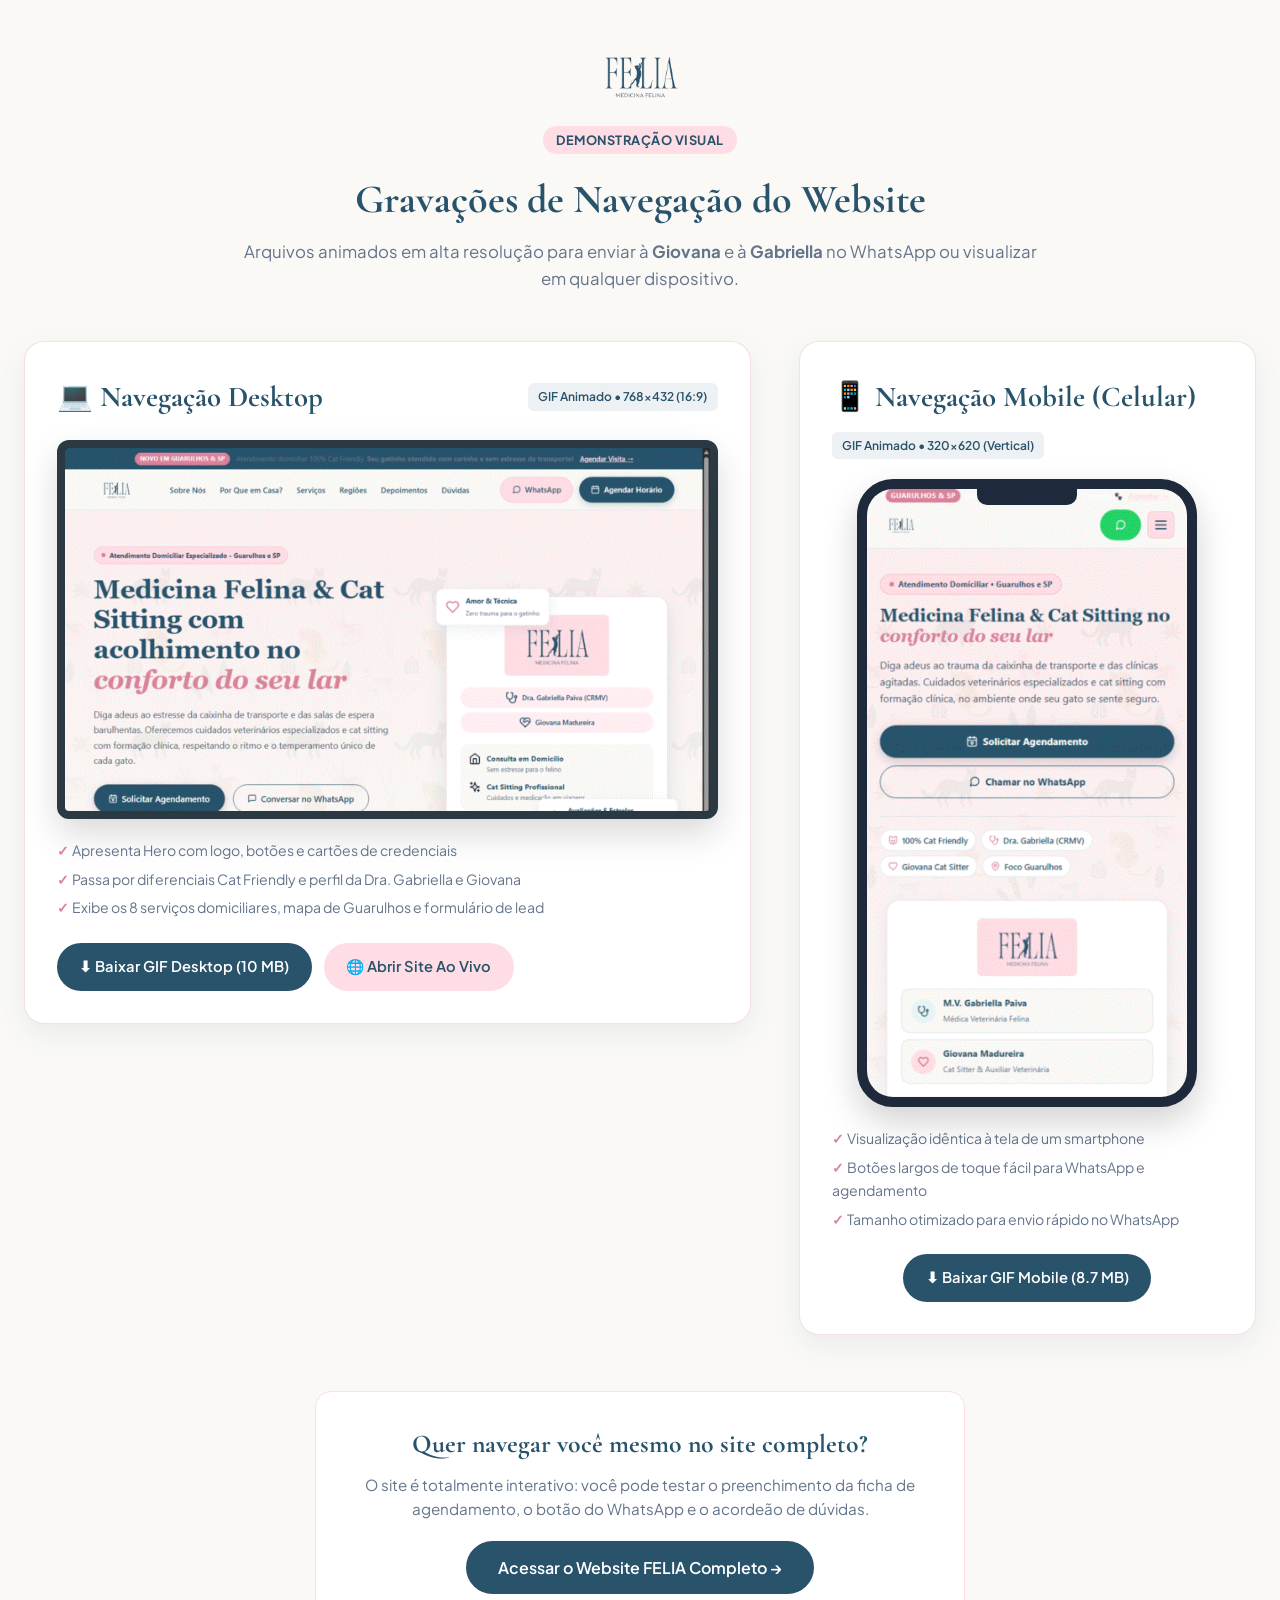
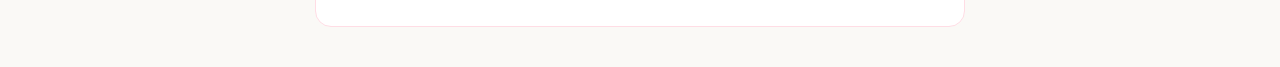
<file: visualizar-gravacoes.html>
<!DOCTYPE html>
<html lang="pt-BR">
<head>
  <meta charset="UTF-8">
  <meta name="viewport" content="width=device-width, initial-scale=1.0">
  <title>Gravações de Navegação - FELIA Medicina Felina</title>
  <link rel="preconnect" href="https://fonts.googleapis.com">
  <link rel="preconnect" href="https://fonts.gstatic.com" crossorigin>
  <link href="https://fonts.googleapis.com/css2?family=Cormorant+Garamond:wght@600;700&family=Plus+Jakarta+Sans:wght@400;500;600;700&display=swap" rel="stylesheet">
  <style>
    :root {
      --bg: #FAF9F6;
      --pink: #FFDDE5;
      --rose: #D9829B;
      --petrol: #28536B;
      --petrol-dark: #1C3D50;
      --dark: #1E293B;
      --muted: #64748B;
    }
    * { box-sizing: border-box; margin: 0; padding: 0; }
    body {
      font-family: 'Plus Jakarta Sans', sans-serif;
      background-color: var(--bg);
      color: var(--dark);
      padding: 2.5rem 1.5rem;
      line-height: 1.6;
    }
    .header {
      text-align: center;
      max-width: 800px;
      margin: 0 auto 3rem auto;
    }
    .logo-img {
      max-height: 70px;
      margin: 0 auto 1rem auto;
      display: block;
    }
    .badge {
      display: inline-block;
      background: var(--pink);
      color: var(--petrol);
      font-size: 0.8rem;
      font-weight: 700;
      text-transform: uppercase;
      padding: 0.25rem 0.8rem;
      border-radius: 999px;
      margin-bottom: 0.8rem;
      letter-spacing: 0.5px;
    }
    h1 {
      font-family: 'Cormorant Garamond', serif;
      font-size: 2.5rem;
      color: var(--petrol);
      margin-bottom: 0.5rem;
    }
    p.lead {
      color: var(--muted);
      font-size: 1.05rem;
    }
    .grid {
      display: grid;
      grid-template-columns: 1fr;
      gap: 3rem;
      max-width: 1300px;
      margin: 0 auto;
      align-items: start;
    }
    @media (min-width: 1024px) {
      .grid {
        grid-template-columns: 1.35fr 0.85fr;
      }
    }
    .card {
      background: #FFFFFF;
      border-radius: 20px;
      padding: 2rem;
      box-shadow: 0 10px 30px rgba(40, 83, 107, 0.08);
      border: 1px solid rgba(217, 130, 155, 0.25);
    }
    .card-title-bar {
      display: flex;
      align-items: center;
      justify-content: space-between;
      margin-bottom: 1.25rem;
      flex-wrap: wrap;
      gap: 0.75rem;
    }
    .card-title-bar h2 {
      font-family: 'Cormorant Garamond', serif;
      color: var(--petrol);
      font-size: 1.8rem;
    }
    .format-pill {
      font-size: 0.75rem;
      background: rgba(40, 83, 107, 0.08);
      padding: 0.25rem 0.65rem;
      border-radius: 6px;
      font-weight: 600;
      color: var(--petrol);
    }
    /* Frame mockups */
    .desktop-frame {
      border: 8px solid #2B3A42;
      border-radius: 12px;
      background: #000;
      overflow: hidden;
      box-shadow: 0 15px 35px rgba(0,0,0,0.15);
    }
    .desktop-frame img {
      width: 100%;
      height: auto;
      display: block;
    }
    .mobile-frame-wrap {
      display: flex;
      justify-content: center;
    }
    .mobile-frame {
      width: 100%;
      max-width: 340px;
      border: 10px solid #1E293B;
      border-radius: 36px;
      background: #000;
      overflow: hidden;
      box-shadow: 0 15px 35px rgba(0,0,0,0.18);
      position: relative;
    }
    .mobile-notch {
      width: 100px;
      height: 16px;
      background: #1E293B;
      border-bottom-left-radius: 10px;
      border-bottom-right-radius: 10px;
      margin: 0 auto;
      position: absolute;
      top: 0;
      left: 50%;
      transform: translateX(-50%);
      z-index: 2;
    }
    .mobile-frame img {
      width: 100%;
      height: auto;
      display: block;
    }
    .card-actions {
      display: flex;
      gap: 0.75rem;
      margin-top: 1.5rem;
      flex-wrap: wrap;
    }
    .btn {
      display: inline-flex;
      align-items: center;
      justify-content: center;
      gap: 0.5rem;
      padding: 0.75rem 1.4rem;
      border-radius: 999px;
      font-size: 0.92rem;
      font-weight: 600;
      text-decoration: none;
      transition: all 0.2s ease;
      cursor: pointer;
      border: none;
    }
    .btn-primary {
      background: var(--petrol);
      color: #FFFFFF;
    }
    .btn-primary:hover {
      background: var(--petrol-dark);
      transform: translateY(-2px);
    }
    .btn-secondary {
      background: var(--pink);
      color: var(--petrol);
    }
    .btn-secondary:hover {
      background: #F8CAD4;
    }
    .features-list {
      margin-top: 1.25rem;
      font-size: 0.88rem;
      color: var(--muted);
      list-style: none;
      display: flex;
      flex-direction: column;
      gap: 0.4rem;
    }
    .features-list li::before {
      content: "✓ ";
      color: var(--rose);
      font-weight: bold;
    }
    .nav-site-box {
      text-align: center;
      margin-top: 3.5rem;
      padding: 2rem;
      background: #FFFFFF;
      border-radius: 16px;
      max-width: 650px;
      margin-left: auto;
      margin-right: auto;
      border: 1px solid var(--pink);
    }
    .nav-site-box h3 {
      font-family: 'Cormorant Garamond', serif;
      font-size: 1.6rem;
      color: var(--petrol);
      margin-bottom: 0.5rem;
    }
  </style>
</head>
<body>

  <div class="header">
    <img src="assets/logo-transparent.png" alt="FELIA Logo" class="logo-img">
    <span class="badge">Demonstração Visual</span>
    <h1>Gravações de Navegação do Website</h1>
    <p class="lead">
      Arquivos animados em alta resolução para enviar à <strong>Giovana</strong> e à <strong>Gabriella</strong> no WhatsApp ou visualizar em qualquer dispositivo.
    </p>
  </div>

  <div class="grid">
    <!-- Desktop Recording -->
    <div class="card">
      <div class="card-title-bar">
        <h2>💻 Navegação Desktop</h2>
        <span class="format-pill">GIF Animado &bull; 768x432 (16:9)</span>
      </div>

      <div class="desktop-frame">
        <img src="gravacao-desktop.gif" alt="Gravação da navegação desktop do site FELIA">
      </div>

      <ul class="features-list">
        <li>Apresenta Hero com logo, botões e cartões de credenciais</li>
        <li>Passa por diferenciais Cat Friendly e perfil da Dra. Gabriella e Giovana</li>
        <li>Exibe os 8 serviços domiciliares, mapa de Guarulhos e formulário de lead</li>
      </ul>

      <div class="card-actions">
        <a href="gravacao-desktop.gif" download="felia-gravacao-desktop.gif" class="btn btn-primary">
          ⬇ Baixar GIF Desktop (10 MB)
        </a>
        <a href="index.html" target="_blank" class="btn btn-secondary">
          🌐 Abrir Site Ao Vivo
        </a>
      </div>
    </div>

    <!-- Mobile Recording -->
    <div class="card">
      <div class="card-title-bar">
        <h2>📱 Navegação Mobile (Celular)</h2>
        <span class="format-pill">GIF Animado &bull; 320x620 (Vertical)</span>
      </div>

      <div class="mobile-frame-wrap">
        <div class="mobile-frame">
          <div class="mobile-notch"></div>
          <img src="gravacao-mobile.gif" alt="Gravação da navegação mobile do site FELIA no celular">
        </div>
      </div>

      <ul class="features-list">
        <li>Visualização idêntica à tela de um smartphone</li>
        <li>Botões largos de toque fácil para WhatsApp e agendamento</li>
        <li>Tamanho otimizado para envio rápido no WhatsApp</li>
      </ul>

      <div class="card-actions" style="justify-content: center;">
        <a href="gravacao-mobile.gif" download="felia-gravacao-mobile.gif" class="btn btn-primary">
          ⬇ Baixar GIF Mobile (8.7 MB)
        </a>
      </div>
    </div>
  </div>

  <div class="nav-site-box">
    <h3>Quer navegar você mesmo no site completo?</h3>
    <p style="color: var(--muted); margin-bottom: 1.25rem; font-size: 0.95rem;">
      O site é totalmente interativo: você pode testar o preenchimento da ficha de agendamento, o botão do WhatsApp e o acordeão de dúvidas.
    </p>
    <a href="index.html" class="btn btn-primary" style="font-size: 1rem; padding: 0.85rem 2rem;">
      Acessar o Website FELIA Completo &rarr;
    </a>
  </div>

</body>
</html>
</file>
<file: style.css>
/* ==========================================================================
   FELIA - MEDICINA FELINA & CAT SITTING DOMICILIAR
   Design System & Frontend Stylesheet
   Guarulhos & São Paulo
   ========================================================================== */

/* --------------------------------------------------------------------------
   1. Design Tokens & CSS Variables
   -------------------------------------------------------------------------- */
:root {
  /* Brand Core (Canva & Official Logos) */
  --color-petrol: #204051;
  --color-petrol-dark: #152B37;
  --color-petrol-light: #2D586F;
  --color-petrol-soft: #EDF3F6;
  
  --color-rose: #A24867;
  --color-rose-dark: #833550;
  --color-rose-light: #C26681;
  --color-rose-soft: #FBF0F4;
  --color-blush: #FFDDE5;
  --color-blush-soft: #FFF5F7;

  --color-aqua: #2A7E88;
  --color-aqua-light: #EBF6F7;

  --color-wa: #25D366;
  --color-wa-dark: #1EBE5D;
  --color-wa-light: #E8F8EE;

  /* Surfaces & Backgrounds */
  --bg-page: #FAF8F5;
  --bg-card: #FFFFFF;
  --bg-subtle: #F3EFEA;
  
  /* Text & Contrast (WCAG AAA) */
  --text-primary: #152530;
  --text-secondary: #485A66;
  --text-muted: #71828E;
  --text-inverse: #FFFFFF;

  /* Borders & Dividers */
  --border-light: rgba(32, 64, 81, 0.08);
  --border-medium: rgba(32, 64, 81, 0.16);
  --border-focus: #204051;

  /* Typography */
  --font-editorial: 'Cormorant Garamond', Garamond, Georgia, serif;
  --font-sans: 'Outfit', -apple-system, BlinkMacSystemFont, 'Segoe UI', Roboto, Helvetica, Arial, sans-serif;

  /* Shadows */
  --shadow-xs: 0 1px 3px rgba(32, 64, 81, 0.05);
  --shadow-sm: 0 4px 12px rgba(32, 64, 81, 0.06);
  --shadow-md: 0 10px 28px rgba(32, 64, 81, 0.08);
  --shadow-lg: 0 20px 45px rgba(32, 64, 81, 0.12);
  --shadow-dock: 0 8px 32px rgba(15, 23, 42, 0.16);

  /* Radii */
  --radius-sm: 8px;
  --radius-md: 14px;
  --radius-lg: 20px;
  --radius-xl: 28px;
  --radius-full: 9999px;

  /* Layout */
  --header-height: 72px;
  --announcement-height: 38px;
  --container-max: 1180px;
  --transition-fast: 0.18s ease;
  --transition-smooth: 0.28s cubic-bezier(0.16, 1, 0.3, 1);
}

/* --------------------------------------------------------------------------
   2. Base Reset & Global Styles
   -------------------------------------------------------------------------- */
*, *::before, *::after {
  box-sizing: border-box;
  margin: 0;
  padding: 0;
  -webkit-tap-highlight-color: transparent;
}

html {
  font-size: 16px;
  scroll-behavior: smooth;
  scroll-padding-top: calc(var(--header-height) + 16px);
  -webkit-text-size-adjust: 100%;
  overflow-x: hidden;
  max-width: 100vw;
}

body {
  font-family: var(--font-sans);
  background-color: var(--bg-page);
  color: var(--text-primary);
  line-height: 1.55;
  -webkit-font-smoothing: antialiased;
  -moz-osx-font-smoothing: grayscale;
  overflow-x: hidden;
  width: 100%;
  max-width: 100vw;
  padding-bottom: 84px; /* Clearance for floating mobile bottom dock */
}

@media (min-width: 769px) {
  body {
    padding-bottom: 0;
  }
}

img, svg {
  display: block;
  max-width: 100%;
}

a {
  color: inherit;
  text-decoration: none;
  transition: color var(--transition-fast);
}

button {
  font-family: inherit;
  cursor: pointer;
  border: none;
  background: none;
}

input, select, textarea {
  font-family: inherit;
  font-size: 1rem;
}

/* Container */
.container {
  width: 100%;
  max-width: var(--container-max);
  margin-left: auto;
  margin-right: auto;
  padding-left: 1.25rem;
  padding-right: 1.25rem;
}

@media (min-width: 640px) {
  .container {
    padding-left: 1.75rem;
    padding-right: 1.75rem;
  }
}

/* --------------------------------------------------------------------------
   3. Top Announcement Bar (100% High Contrast)
   -------------------------------------------------------------------------- */
.top-announcement {
  background-color: var(--color-petrol-dark);
  color: var(--text-inverse);
  font-size: 0.8rem;
  padding: 0.45rem 0;
  border-bottom: 1px solid rgba(255, 255, 255, 0.08);
}

.announcement-inner {
  display: flex;
  align-items: center;
  justify-content: space-between;
  gap: 0.75rem;
}

.announcement-content {
  display: flex;
  align-items: center;
  gap: 0.6rem;
  flex-wrap: wrap;
}

.announcement-tag {
  display: inline-flex;
  align-items: center;
  background-color: var(--color-rose);
  color: #FFFFFF;
  font-size: 0.7rem;
  font-weight: 700;
  letter-spacing: 0.04em;
  text-transform: uppercase;
  padding: 0.15rem 0.55rem;
  border-radius: var(--radius-full);
}

.announcement-text {
  color: #FAF8F5;
  font-weight: 400;
}

.announcement-text em {
  font-style: italic;
  font-weight: 600;
  color: var(--color-blush);
}

.announcement-cta {
  display: inline-flex;
  align-items: center;
  gap: 0.35rem;
  color: var(--color-blush);
  font-size: 0.78rem;
  font-weight: 600;
  white-space: nowrap;
}

.announcement-cta:hover {
  color: #FFFFFF;
}

.announcement-cta .icon-arrow {
  transition: transform var(--transition-fast);
}

.announcement-cta:hover .icon-arrow {
  transform: translateX(3px);
}

@media (max-width: 640px) {
  .announcement-inner {
    justify-content: center;
  }
  .announcement-cta {
    display: none;
  }
  .announcement-text {
    font-size: 0.75rem;
    text-align: center;
  }
}

/* --------------------------------------------------------------------------
   4. Site Header & Desktop / Mobile Navigation
   -------------------------------------------------------------------------- */
.site-header {
  position: sticky;
  top: 0;
  z-index: 1000;
  background-color: rgba(250, 248, 245, 0.96);
  backdrop-filter: blur(14px);
  -webkit-backdrop-filter: blur(14px);
  border-bottom: 1px solid var(--border-light);
  height: var(--header-height);
  display: flex;
  align-items: center;
  transition: background-color var(--transition-fast), box-shadow var(--transition-fast);
}

.site-header.is-scrolled {
  box-shadow: var(--shadow-sm);
  background-color: rgba(250, 248, 245, 0.98);
}

.header-container {
  display: flex;
  align-items: center;
  justify-content: space-between;
  width: 100%;
  gap: 0.75rem;
}

.brand-link {
  display: flex;
  align-items: center;
  flex-shrink: 0;
}

.brand-logo-img {
  height: 38px;
  max-width: 150px;
  width: auto;
  object-fit: contain;
  transition: transform var(--transition-fast);
}

.brand-link:hover .brand-logo-img {
  transform: scale(1.02);
}

@media (min-width: 768px) {
  .brand-logo-img {
    height: 48px;
    max-width: 220px;
  }
}

/* Desktop Nav */
.desktop-nav {
  display: none;
}

@media (min-width: 992px) {
  .desktop-nav {
    display: block;
  }
}

.nav-list {
  display: flex;
  list-style: none;
  gap: 1.5rem;
  align-items: center;
}

.nav-item {
  font-size: 0.92rem;
  font-weight: 500;
  color: var(--color-petrol);
  position: relative;
  padding: 0.35rem 0;
}

.nav-item::after {
  content: '';
  position: absolute;
  bottom: 0;
  left: 0;
  width: 0%;
  height: 2px;
  background-color: var(--color-rose);
  transition: width var(--transition-fast);
  border-radius: var(--radius-full);
}

.nav-item:hover {
  color: var(--color-rose-dark);
}

.nav-item:hover::after {
  width: 100%;
}

/* Header Action Buttons */
.header-actions {
  display: flex;
  align-items: center;
  gap: 0.5rem;
  flex-shrink: 0;
}

.btn-header-wa {
  display: inline-flex;
  align-items: center;
  justify-content: center;
  background-color: var(--color-wa);
  color: #FFFFFF;
  border-radius: var(--radius-full);
  font-weight: 600;
  font-size: 0.88rem;
  box-shadow: 0 3px 10px rgba(37, 211, 102, 0.28);
  transition: background-color var(--transition-fast), transform var(--transition-fast), box-shadow var(--transition-fast);
  width: 40px;
  height: 40px;
  padding: 0;
  flex-shrink: 0;
}

.btn-header-wa .desktop-only-text {
  display: none;
}

@media (min-width: 768px) {
  .btn-header-wa {
    width: auto;
    height: auto;
    min-height: 42px;
    padding: 0.55rem 1.05rem;
    gap: 0.45rem;
  }
  .btn-header-wa .desktop-only-text {
    display: inline;
  }
}

.btn-header-wa:hover {
  background-color: var(--color-wa-dark);
  transform: translateY(-1px);
  box-shadow: 0 5px 14px rgba(37, 211, 102, 0.35);
}

.btn-header-agendar {
  display: inline-flex;
  align-items: center;
  gap: 0.4rem;
  background-color: var(--color-petrol);
  color: #FFFFFF;
  padding: 0.55rem 1.15rem;
  border-radius: var(--radius-full);
  font-weight: 600;
  font-size: 0.88rem;
  transition: background-color var(--transition-fast), transform var(--transition-fast);
  min-height: 42px;
}

.btn-header-agendar:hover {
  background-color: var(--color-petrol-dark);
  transform: translateY(-1px);
}

.desktop-only-btn {
  display: none;
}

@media (min-width: 992px) {
  .desktop-only-btn {
    display: inline-flex;
  }
}

/* Mobile Menu Trigger Button */
.mobile-menu-trigger {
  display: flex;
  flex-direction: column;
  justify-content: center;
  align-items: center;
  gap: 5px;
  width: 40px;
  height: 40px;
  border-radius: var(--radius-md);
  background-color: rgba(32, 64, 81, 0.06);
  border: 1px solid var(--border-light);
  color: var(--color-petrol);
  transition: background-color var(--transition-fast), transform var(--transition-fast);
  flex-shrink: 0;
}

.mobile-menu-trigger:hover,
.mobile-menu-trigger:focus-visible {
  background-color: rgba(32, 64, 81, 0.12);
}

.mobile-menu-trigger .menu-line {
  display: block;
  width: 18px;
  height: 2px;
  background-color: var(--color-petrol);
  border-radius: 2px;
  transition: transform var(--transition-fast), opacity var(--transition-fast);
}

@media (min-width: 992px) {
  .mobile-menu-trigger {
    display: none;
  }
}

/* --------------------------------------------------------------------------
   5. Mobile Drawer Overlay (Sleek, Accessible & Fluid)
   -------------------------------------------------------------------------- */
.mobile-drawer {
  position: fixed;
  inset: 0;
  z-index: 2000;
  display: none;
  justify-content: flex-end;
  overflow: hidden;
}

.mobile-drawer.is-open {
  display: flex;
}

.drawer-backdrop {
  position: fixed;
  inset: 0;
  background-color: rgba(15, 27, 36, 0.6);
  backdrop-filter: blur(4px);
  -webkit-backdrop-filter: blur(4px);
  opacity: 1;
}

.drawer-panel {
  position: relative;
  width: min(85vw, 360px);
  height: 100%;
  background-color: #FAF8F5;
  display: flex;
  flex-direction: column;
  box-shadow: -10px 0 35px rgba(0, 0, 0, 0.18);
  transform: translateX(100%);
  transition: transform 0.32s cubic-bezier(0.16, 1, 0.3, 1);
  overflow-y: auto;
  -webkit-overflow-scrolling: touch;
}

.mobile-drawer.is-open .drawer-panel {
  transform: translateX(0);
}

.drawer-header {
  display: flex;
  align-items: center;
  justify-content: space-between;
  padding: 1.25rem 1.25rem 1rem;
  border-bottom: 1px solid var(--border-light);
}

.drawer-logo {
  height: 38px;
  width: auto;
  object-fit: contain;
}

.drawer-close-btn {
  display: flex;
  align-items: center;
  justify-content: center;
  width: 40px;
  height: 40px;
  border-radius: var(--radius-full);
  background-color: rgba(32, 64, 81, 0.06);
  color: var(--color-petrol);
  transition: background-color var(--transition-fast);
}

.drawer-close-btn:hover {
  background-color: rgba(32, 64, 81, 0.12);
}

.drawer-nav {
  display: flex;
  flex-direction: column;
  padding: 1rem 0;
  flex-grow: 1;
}

.drawer-link {
  display: flex;
  align-items: center;
  justify-content: space-between;
  padding: 0.95rem 1.4rem;
  font-size: 1rem;
  font-weight: 500;
  color: var(--color-petrol);
  border-bottom: 1px solid rgba(32, 64, 81, 0.04);
  transition: background-color var(--transition-fast), color var(--transition-fast), padding-left var(--transition-fast);
}

.drawer-link:hover,
.drawer-link:active {
  background-color: var(--color-petrol-soft);
  color: var(--color-rose-dark);
  padding-left: 1.6rem;
}

.drawer-footer {
  padding: 1.25rem;
  border-top: 1px solid var(--border-light);
  display: flex;
  flex-direction: column;
  gap: 0.75rem;
  background-color: #FFFFFF;
}

/* --------------------------------------------------------------------------
   6. Hero Section (Dual Professional Presentation)
   -------------------------------------------------------------------------- */
.hero-section {
  position: relative;
  padding: 2.5rem 0 3.5rem;
  background: radial-gradient(circle at 80% 20%, rgba(255, 221, 229, 0.45) 0%, rgba(250, 248, 245, 0.8) 55%, var(--bg-page) 100%);
  overflow: hidden;
}

@media (min-width: 992px) {
  .hero-section {
    padding: 3.5rem 0 4.5rem;
  }
}

.hero-container {
  display: grid;
  grid-template-columns: 1fr;
  gap: 2.5rem;
  align-items: center;
}

@media (min-width: 992px) {
  .hero-container {
    grid-template-columns: 1.15fr 0.85fr;
    gap: 3.5rem;
  }
}

.hero-content {
  display: flex;
  flex-direction: column;
  gap: 1.25rem;
}

.hero-badge {
  display: inline-flex;
  align-items: center;
  gap: 0.5rem;
  background-color: var(--color-blush-soft);
  border: 1px solid rgba(162, 72, 103, 0.2);
  color: var(--color-rose-dark);
  font-size: 0.82rem;
  font-weight: 600;
  padding: 0.35rem 0.85rem;
  border-radius: var(--radius-full);
  width: fit-content;
}

.badge-dot {
  width: 7px;
  height: 7px;
  background-color: var(--color-rose);
  border-radius: var(--radius-full);
  box-shadow: 0 0 0 3px rgba(162, 72, 103, 0.25);
}

.hero-title {
  font-family: var(--font-editorial);
  font-size: clamp(2.2rem, 5.5vw, 3.5rem);
  line-height: 1.12;
  font-weight: 600;
  color: var(--color-petrol-dark);
  letter-spacing: -0.015em;
}

.title-highlight {
  font-style: italic;
  font-weight: 600;
  color: var(--color-rose);
  position: relative;
}

.hero-lead {
  font-size: clamp(1rem, 2.2vw, 1.15rem);
  color: var(--text-secondary);
  line-height: 1.65;
  max-width: 580px;
}

.hero-actions {
  display: flex;
  flex-direction: column;
  gap: 0.75rem;
  margin-top: 0.5rem;
  width: 100%;
}

.hero-actions .btn {
  width: 100%;
}

@media (min-width: 640px) {
  .hero-actions {
    flex-direction: row;
    align-items: center;
    width: auto;
  }
  .hero-actions .btn {
    width: auto;
  }
}

/* Generic Buttons */
.btn {
  display: inline-flex;
  align-items: center;
  justify-content: center;
  gap: 0.55rem;
  font-size: 0.95rem;
  font-weight: 600;
  padding: 0.85rem 1.6rem;
  border-radius: var(--radius-full);
  transition: all var(--transition-fast);
  text-align: center;
  min-height: 48px;
  cursor: pointer;
}

.btn-primary {
  background-color: var(--color-petrol);
  color: #FFFFFF;
  box-shadow: 0 4px 14px rgba(32, 64, 81, 0.25);
}

.btn-primary:hover {
  background-color: var(--color-petrol-dark);
  transform: translateY(-2px);
  box-shadow: 0 8px 20px rgba(32, 64, 81, 0.32);
}

.btn-outline {
  border: 1.5px solid var(--color-petrol);
  color: var(--color-petrol);
  background-color: transparent;
}

.btn-outline:hover {
  background-color: var(--color-petrol-soft);
  transform: translateY(-2px);
}

.btn-wa-full {
  background-color: var(--color-wa);
  color: #FFFFFF;
  box-shadow: 0 4px 14px rgba(37, 211, 102, 0.28);
}

.btn-wa-full:hover {
  background-color: var(--color-wa-dark);
  transform: translateY(-2px);
  box-shadow: 0 8px 20px rgba(37, 211, 102, 0.36);
}

.btn-block {
  width: 100%;
}

.btn-lg {
  padding: 1rem 1.85rem;
  font-size: 1.02rem;
}

/* Trust Bar in Hero */
.hero-trust-bar {
  display: grid;
  grid-template-columns: 1fr;
  gap: 0.9rem;
  margin-top: 1rem;
  padding-top: 1.25rem;
  border-top: 1px solid var(--border-light);
}

@media (min-width: 600px) {
  .hero-trust-bar {
    grid-template-columns: repeat(3, 1fr);
  }
}

.trust-item {
  display: flex;
  align-items: flex-start;
  gap: 0.65rem;
}

.trust-icon-box {
  font-size: 1.25rem;
  line-height: 1;
}

.trust-item strong {
  display: block;
  font-size: 0.85rem;
  color: var(--color-petrol);
}

.trust-item span {
  font-size: 0.76rem;
  color: var(--text-muted);
}

/* Hero Visual / Founders Card */
.hero-visual {
  position: relative;
}

.hero-founders-card {
  background-color: #FFFFFF;
  border-radius: var(--radius-xl);
  padding: 1.75rem;
  box-shadow: var(--shadow-lg);
  border: 1px solid rgba(32, 64, 81, 0.08);
  position: relative;
  overflow: hidden;
}

.founders-card-top {
  display: flex;
  flex-direction: column;
  align-items: center;
  text-align: center;
  padding-bottom: 1.25rem;
  border-bottom: 1px solid var(--border-light);
}

.founders-card-logo {
  height: 64px;
  width: auto;
  object-fit: contain;
  margin-bottom: 0.5rem;
}

.card-caption {
  font-size: 0.76rem;
  font-weight: 600;
  color: var(--color-rose);
  text-transform: uppercase;
  letter-spacing: 0.08em;
}

.founders-profiles-wrap {
  display: flex;
  flex-direction: column;
  gap: 1rem;
  margin: 1.25rem 0;
}

.founder-item {
  display: flex;
  align-items: flex-start;
  gap: 0.9rem;
  padding: 0.85rem 1rem;
  background-color: var(--bg-page);
  border-radius: var(--radius-md);
  border: 1px solid var(--border-light);
  transition: transform var(--transition-fast), border-color var(--transition-fast);
}

.founder-item:hover {
  transform: translateY(-2px);
  border-color: rgba(32, 64, 81, 0.2);
}

.founder-badge-avatar {
  display: flex;
  align-items: center;
  justify-content: center;
  width: 44px;
  height: 44px;
  border-radius: var(--radius-full);
  flex-shrink: 0;
}

.avatar-vet {
  background-color: var(--color-petrol-soft);
  color: var(--color-petrol);
}

.avatar-care {
  background-color: var(--color-rose-soft);
  color: var(--color-rose);
}

.founder-info {
  display: flex;
  flex-direction: column;
  gap: 0.15rem;
}

.founder-tag {
  font-size: 0.7rem;
  font-weight: 700;
  text-transform: uppercase;
  letter-spacing: 0.04em;
  color: var(--color-rose);
}

.founder-title-name {
  font-size: 1.05rem;
  font-weight: 600;
  color: var(--color-petrol-dark);
  font-family: var(--font-sans);
}

.founder-desc {
  font-size: 0.8rem;
  color: var(--text-secondary);
}

.founders-card-footer {
  display: flex;
  flex-direction: column;
  gap: 0.5rem;
  padding-top: 0.75rem;
  border-top: 1px solid var(--border-light);
}

.card-footer-pill {
  display: flex;
  align-items: center;
  gap: 0.5rem;
  font-size: 0.8rem;
  font-weight: 500;
  color: var(--text-secondary);
}

.card-footer-pill svg {
  color: var(--color-aqua);
  flex-shrink: 0;
}

/* --------------------------------------------------------------------------
   7. Bairros Section (Interactive Quick Checker)
   -------------------------------------------------------------------------- */
.bairros-section {
  padding: 1.5rem 0 2.5rem;
}

.bairros-card {
  background-color: #FFFFFF;
  border-radius: var(--radius-lg);
  padding: 1.5rem;
  border: 1px solid var(--border-light);
  box-shadow: var(--shadow-sm);
}

@media (min-width: 768px) {
  .bairros-card {
    padding: 2rem 2.25rem;
  }
}

.bairros-header {
  display: flex;
  align-items: center;
  gap: 0.85rem;
  margin-bottom: 1.25rem;
}

.bairros-icon {
  display: flex;
  align-items: center;
  justify-content: center;
  width: 44px;
  height: 44px;
  background-color: var(--color-rose-soft);
  color: var(--color-rose);
  border-radius: var(--radius-full);
  flex-shrink: 0;
}

.bairros-title {
  font-size: clamp(1.15rem, 2.5vw, 1.45rem);
  font-family: var(--font-editorial);
  color: var(--color-petrol-dark);
  font-weight: 600;
}

.bairros-subtitle {
  font-size: 0.85rem;
  color: var(--text-secondary);
  margin-top: 0.15rem;
}

.bairros-pills {
  display: flex;
  flex-wrap: wrap;
  gap: 0.5rem;
  margin-bottom: 1.25rem;
}

.bairro-chip {
  padding: 0.5rem 0.95rem;
  border-radius: var(--radius-full);
  background-color: var(--bg-page);
  border: 1px solid var(--border-medium);
  color: var(--color-petrol);
  font-size: 0.85rem;
  font-weight: 500;
  transition: all var(--transition-fast);
}

.bairro-chip:hover {
  background-color: var(--color-petrol-soft);
  border-color: var(--color-petrol);
}

.bairro-chip.active {
  background-color: var(--color-petrol);
  border-color: var(--color-petrol);
  color: #FFFFFF;
  box-shadow: 0 2px 8px rgba(32, 64, 81, 0.25);
}

.bairros-feedback {
  display: flex;
  align-items: center;
  gap: 0.65rem;
  padding: 0.85rem 1.15rem;
  background-color: var(--color-aqua-light);
  border: 1px solid rgba(42, 126, 136, 0.25);
  border-radius: var(--radius-md);
  color: #174E55;
  font-size: 0.88rem;
}

.feedback-icon {
  color: var(--color-aqua);
  flex-shrink: 0;
}

/* --------------------------------------------------------------------------
   8. Section Common Components
   -------------------------------------------------------------------------- */
.section {
  padding: 3.5rem 0;
}

@media (min-width: 768px) {
  .section {
    padding: 5rem 0;
  }
}

.section-heading {
  margin-bottom: 2.75rem;
}

.text-center {
  text-align: center;
}

.section-tag {
  display: inline-block;
  font-size: 0.78rem;
  font-weight: 700;
  text-transform: uppercase;
  letter-spacing: 0.08em;
  color: var(--color-rose);
  margin-bottom: 0.5rem;
}

.section-title {
  font-family: var(--font-editorial);
  font-size: clamp(2rem, 4vw, 2.85rem);
  color: var(--color-petrol-dark);
  font-weight: 600;
  line-height: 1.18;
}

.section-lead {
  font-size: clamp(0.95rem, 1.8vw, 1.08rem);
  color: var(--text-secondary);
  line-height: 1.6;
  max-width: 680px;
  margin: 0.75rem auto 0;
}

/* --------------------------------------------------------------------------
   9. Differentials Section (Por Que em Casa?)
   -------------------------------------------------------------------------- */
.differentials-section {
  background-color: #FFFFFF;
  border-top: 1px solid var(--border-light);
  border-bottom: 1px solid var(--border-light);
}

.diff-grid {
  display: grid;
  grid-template-columns: 1fr;
  gap: 1.5rem;
}

@media (min-width: 600px) {
  .diff-grid {
    grid-template-columns: repeat(2, 1fr);
  }
}

@media (min-width: 1024px) {
  .diff-grid {
    grid-template-columns: repeat(4, 1fr);
  }
}

.diff-card {
  background-color: var(--bg-page);
  padding: 1.75rem 1.5rem;
  border-radius: var(--radius-lg);
  border: 1px solid var(--border-light);
  transition: transform var(--transition-fast), box-shadow var(--transition-fast), border-color var(--transition-fast);
}

.diff-card:hover {
  transform: translateY(-3px);
  box-shadow: var(--shadow-sm);
  border-color: rgba(32, 64, 81, 0.2);
}

.diff-card-icon {
  display: flex;
  align-items: center;
  justify-content: center;
  width: 48px;
  height: 48px;
  background-color: var(--color-petrol-soft);
  color: var(--color-petrol);
  border-radius: var(--radius-md);
  margin-bottom: 1.15rem;
}

.diff-card:nth-child(2) .diff-card-icon,
.diff-card:nth-child(4) .diff-card-icon {
  background-color: var(--color-rose-soft);
  color: var(--color-rose);
}

.diff-card-title {
  font-size: 1.15rem;
  font-weight: 600;
  color: var(--color-petrol-dark);
  margin-bottom: 0.65rem;
  font-family: var(--font-sans);
}

.diff-card-text {
  font-size: 0.88rem;
  color: var(--text-secondary);
  line-height: 1.55;
}

/* --------------------------------------------------------------------------
   10. About Section (A Equipe: Dra. Gabriella & Giovana)
   -------------------------------------------------------------------------- */
.about-section {
  background-color: var(--bg-page);
}

.about-grid {
  display: grid;
  grid-template-columns: 1fr;
  gap: 1.75rem;
}

@media (min-width: 860px) {
  .about-grid {
    grid-template-columns: repeat(2, 1fr);
  }
}

.about-card {
  background-color: #FFFFFF;
  border-radius: var(--radius-xl);
  padding: 2rem 1.75rem;
  border: 1px solid var(--border-light);
  box-shadow: var(--shadow-sm);
  display: flex;
  flex-direction: column;
}

.about-card-badge-row {
  display: flex;
  align-items: center;
  justify-content: space-between;
  gap: 0.5rem;
  margin-bottom: 1rem;
}

.about-role-tag {
  font-size: 0.72rem;
  font-weight: 700;
  text-transform: uppercase;
  letter-spacing: 0.05em;
  color: var(--color-petrol);
  background-color: var(--color-petrol-soft);
  padding: 0.2rem 0.65rem;
  border-radius: var(--radius-full);
}

.about-card:nth-child(2) .about-role-tag {
  color: var(--color-rose-dark);
  background-color: var(--color-rose-soft);
}

.about-crmv {
  font-size: 0.72rem;
  font-weight: 600;
  color: var(--color-aqua);
  background-color: var(--color-aqua-light);
  padding: 0.2rem 0.65rem;
  border-radius: var(--radius-full);
}

.about-person-name {
  font-family: var(--font-editorial);
  font-size: 1.75rem;
  color: var(--color-petrol-dark);
  font-weight: 600;
  line-height: 1.2;
}

.about-person-subtitle {
  font-size: 0.88rem;
  font-weight: 500;
  color: var(--color-rose);
  margin-top: 0.15rem;
  margin-bottom: 1rem;
}

.about-person-bio {
  font-size: 0.92rem;
  color: var(--text-secondary);
  line-height: 1.6;
  margin-bottom: 1.25rem;
}

.about-check-list {
  list-style: none;
  display: flex;
  flex-direction: column;
  gap: 0.6rem;
  margin-top: auto;
  padding-top: 1rem;
  border-top: 1px solid var(--border-light);
}

.about-check-list li {
  display: flex;
  align-items: flex-start;
  gap: 0.55rem;
  font-size: 0.84rem;
  color: var(--text-primary);
}

.about-check-list svg {
  color: var(--color-wa-dark);
  flex-shrink: 0;
  margin-top: 2px;
}

/* Synergy Banner */
.synergy-banner {
  margin-top: 2.25rem;
  background: linear-gradient(135deg, var(--color-petrol) 0%, var(--color-petrol-dark) 100%);
  color: #FFFFFF;
  border-radius: var(--radius-lg);
  padding: 1.75rem;
  display: flex;
  align-items: flex-start;
  gap: 1.25rem;
  box-shadow: var(--shadow-md);
}

.synergy-icon {
  display: flex;
  align-items: center;
  justify-content: center;
  width: 52px;
  height: 52px;
  background-color: rgba(255, 255, 255, 0.12);
  color: var(--color-blush);
  border-radius: var(--radius-full);
  flex-shrink: 0;
}

.synergy-body h4 {
  color: #FFFFFF;
  font-family: var(--font-sans);
  font-size: 1.15rem;
  font-weight: 600;
  margin-bottom: 0.4rem;
}

.synergy-body p {
  color: #E2E8F0;
  font-size: 0.9rem;
  line-height: 1.55;
}

@media (max-width: 600px) {
  .synergy-banner {
    flex-direction: column;
    padding: 1.5rem;
  }
}

/* --------------------------------------------------------------------------
   11. Services Section (Filter Tabs & Dynamic Cards)
   -------------------------------------------------------------------------- */
.services-section {
  background-color: #FFFFFF;
  border-top: 1px solid var(--border-light);
  border-bottom: 1px solid var(--border-light);
}

.services-filter-bar {
  display: flex;
  flex-wrap: wrap;
  justify-content: center;
  gap: 0.5rem;
  margin-top: 1.75rem;
}

.service-tab-btn {
  padding: 0.55rem 1.15rem;
  border-radius: var(--radius-full);
  background-color: var(--bg-page);
  border: 1px solid var(--border-medium);
  color: var(--color-petrol);
  font-size: 0.88rem;
  font-weight: 600;
  transition: all var(--transition-fast);
}

.service-tab-btn:hover {
  background-color: var(--color-petrol-soft);
  border-color: var(--color-petrol);
}

.service-tab-btn.active {
  background-color: var(--color-petrol);
  border-color: var(--color-petrol);
  color: #FFFFFF;
  box-shadow: 0 4px 12px rgba(32, 64, 81, 0.2);
}

.services-grid {
  display: grid;
  grid-template-columns: 1fr;
  gap: 1.5rem;
  margin-top: 2.5rem;
}

@media (min-width: 600px) {
  .services-grid {
    grid-template-columns: repeat(2, 1fr);
  }
}

@media (min-width: 1024px) {
  .services-grid {
    grid-template-columns: repeat(4, 1fr);
  }
}

.service-card {
  background-color: var(--bg-page);
  border-radius: var(--radius-lg);
  padding: 1.6rem 1.4rem;
  border: 1px solid var(--border-light);
  display: flex;
  flex-direction: column;
  position: relative;
  transition: transform var(--transition-fast), box-shadow var(--transition-fast), border-color var(--transition-fast);
}

.service-card:hover {
  transform: translateY(-4px);
  box-shadow: var(--shadow-md);
  border-color: rgba(32, 64, 81, 0.22);
}

.service-card.is-hidden {
  display: none !important;
}

.featured-service-card {
  background-color: var(--color-blush-soft);
  border-color: rgba(162, 72, 103, 0.28);
}

.service-ribbon {
  position: absolute;
  top: 1rem;
  right: 1rem;
  background-color: var(--color-rose);
  color: #FFFFFF;
  font-size: 0.68rem;
  font-weight: 700;
  text-transform: uppercase;
  letter-spacing: 0.05em;
  padding: 0.18rem 0.55rem;
  border-radius: var(--radius-full);
}

.service-card-header {
  display: flex;
  align-items: center;
  justify-content: space-between;
  gap: 0.5rem;
  margin-bottom: 1rem;
}

.service-icon-wrap {
  display: flex;
  align-items: center;
  justify-content: center;
  width: 44px;
  height: 44px;
  background-color: #FFFFFF;
  border-radius: var(--radius-md);
  box-shadow: var(--shadow-xs);
  font-size: 1.35rem;
}

.service-icon-wrap.icon-pink {
  background-color: #FFFFFF;
}

.service-author-pill {
  font-size: 0.7rem;
  font-weight: 600;
  color: var(--color-petrol);
  background-color: #FFFFFF;
  padding: 0.2rem 0.6rem;
  border-radius: var(--radius-full);
  border: 1px solid var(--border-light);
}

.service-author-pill.pill-pink {
  color: var(--color-rose-dark);
}

.service-card-title {
  font-family: var(--font-sans);
  font-size: 1.05rem;
  font-weight: 600;
  color: var(--color-petrol-dark);
  margin-bottom: 0.5rem;
  line-height: 1.3;
}

.service-card-desc {
  font-size: 0.85rem;
  color: var(--text-secondary);
  line-height: 1.5;
  margin-bottom: 1.25rem;
}

.service-action-btn {
  margin-top: auto;
  display: inline-flex;
  align-items: center;
  justify-content: space-between;
  width: 100%;
  padding: 0.65rem 0.95rem;
  background-color: #FFFFFF;
  border: 1px solid var(--border-medium);
  border-radius: var(--radius-md);
  color: var(--color-petrol);
  font-size: 0.82rem;
  font-weight: 600;
  transition: all var(--transition-fast);
}

.service-action-btn:hover {
  background-color: var(--color-petrol);
  border-color: var(--color-petrol);
  color: #FFFFFF;
}

.service-action-btn svg {
  transition: transform var(--transition-fast);
}

.service-action-btn:hover svg {
  transform: translateX(3px);
}

/* --------------------------------------------------------------------------
   12. Regions Section (Guarulhos & SP)
   -------------------------------------------------------------------------- */
.regions-section {
  background-color: var(--bg-page);
}

.regions-grid {
  display: grid;
  grid-template-columns: 1fr;
  gap: 2.5rem;
}

@media (min-width: 900px) {
  .regions-grid {
    grid-template-columns: 1.25fr 0.75fr;
    align-items: center;
  }
}

.regions-list-cards {
  display: flex;
  flex-direction: column;
  gap: 1.25rem;
  margin: 1.5rem 0;
}

.region-info-box {
  background-color: #FFFFFF;
  border-radius: var(--radius-lg);
  padding: 1.5rem;
  border: 1px solid var(--border-light);
  box-shadow: var(--shadow-sm);
}

.region-box-header {
  display: flex;
  align-items: center;
  gap: 0.65rem;
  margin-bottom: 0.9rem;
}

.region-badge-main {
  background-color: var(--color-petrol);
  color: #FFFFFF;
  font-size: 0.7rem;
  font-weight: 700;
  text-transform: uppercase;
  padding: 0.15rem 0.55rem;
  border-radius: var(--radius-full);
}

.region-badge-sub {
  background-color: var(--color-rose);
  color: #FFFFFF;
  font-size: 0.7rem;
  font-weight: 700;
  text-transform: uppercase;
  padding: 0.15rem 0.55rem;
  border-radius: var(--radius-full);
}

.region-box-header h4 {
  font-family: var(--font-sans);
  font-size: 1rem;
  font-weight: 600;
  color: var(--color-petrol-dark);
}

.region-tags-wrap {
  display: flex;
  flex-wrap: wrap;
  gap: 0.45rem;
}

.region-tag-item {
  font-size: 0.8rem;
  color: var(--text-secondary);
  background-color: var(--bg-page);
  padding: 0.3rem 0.65rem;
  border-radius: var(--radius-sm);
  border: 1px solid var(--border-light);
}

.regions-note {
  font-size: 0.82rem;
  color: var(--text-muted);
  font-style: italic;
}

.regions-cta-card {
  background: linear-gradient(135deg, var(--color-petrol-soft) 0%, #FFFFFF 100%);
  border-radius: var(--radius-xl);
  padding: 2rem;
  border: 1px solid rgba(32, 64, 81, 0.12);
  box-shadow: var(--shadow-md);
  text-align: center;
}

.cta-mini-tag {
  font-size: 0.72rem;
  font-weight: 700;
  text-transform: uppercase;
  letter-spacing: 0.05em;
  color: var(--color-rose);
  display: inline-block;
  margin-bottom: 0.4rem;
}

.regions-cta-inner h3 {
  font-family: var(--font-editorial);
  font-size: 1.7rem;
  color: var(--color-petrol-dark);
  margin-bottom: 0.6rem;
}

.regions-cta-inner p {
  font-size: 0.88rem;
  color: var(--text-secondary);
  line-height: 1.55;
  margin-bottom: 1.4rem;
}

/* --------------------------------------------------------------------------
   13. Booking Section (Lead Form & WhatsApp Dispatch)
   -------------------------------------------------------------------------- */
.booking-section {
  background-color: #FFFFFF;
  border-top: 1px solid var(--border-light);
  border-bottom: 1px solid var(--border-light);
}

.booking-grid {
  display: grid;
  grid-template-columns: 1fr;
  gap: 2.5rem;
}

@media (min-width: 992px) {
  .booking-grid {
    grid-template-columns: 1fr 1.1fr;
    align-items: flex-start;
  }
}

.booking-side-info {
  display: flex;
  flex-direction: column;
  gap: 1.25rem;
}

.booking-guarantees {
  display: flex;
  flex-direction: column;
  gap: 1rem;
  margin: 1rem 0;
}

.guarantee-item {
  display: flex;
  align-items: flex-start;
  gap: 0.85rem;
}

.guarantee-icon {
  display: flex;
  align-items: center;
  justify-content: center;
  width: 38px;
  height: 38px;
  background-color: var(--color-petrol-soft);
  color: var(--color-petrol);
  border-radius: var(--radius-full);
  flex-shrink: 0;
}

.guarantee-item strong {
  display: block;
  font-size: 0.92rem;
  color: var(--color-petrol-dark);
}

.guarantee-item p {
  font-size: 0.82rem;
  color: var(--text-secondary);
  margin-top: 0.15rem;
}

.quick-direct-card {
  background-color: var(--bg-page);
  border-radius: var(--radius-lg);
  padding: 1.4rem;
  border: 1px solid var(--border-light);
  margin-top: 0.5rem;
}

.quick-direct-card h4 {
  font-family: var(--font-sans);
  font-size: 0.95rem;
  color: var(--color-petrol);
  margin-bottom: 0.35rem;
}

.quick-direct-card p {
  font-size: 0.82rem;
  color: var(--text-secondary);
  margin-bottom: 0.95rem;
}

/* Booking Form Wrapper */
.booking-form-card {
  background-color: var(--bg-page);
  border-radius: var(--radius-xl);
  padding: 1.75rem;
  border: 1px solid var(--border-light);
  box-shadow: var(--shadow-lg);
}

@media (min-width: 600px) {
  .booking-form-card {
    padding: 2.25rem;
  }
}

.form-title-area {
  margin-bottom: 1.5rem;
  padding-bottom: 1rem;
  border-bottom: 1px solid var(--border-light);
}

.form-title {
  font-family: var(--font-editorial);
  font-size: 1.75rem;
  color: var(--color-petrol-dark);
  font-weight: 600;
}

.form-subtitle {
  font-size: 0.82rem;
  color: var(--text-secondary);
  margin-top: 0.2rem;
}

.form-fields {
  display: flex;
  flex-direction: column;
  gap: 1.15rem;
  margin-bottom: 1.5rem;
}

.form-field {
  display: flex;
  flex-direction: column;
  gap: 0.35rem;
}

.form-row-2 {
  display: grid;
  grid-template-columns: 1fr;
  gap: 1rem;
}

@media (min-width: 600px) {
  .form-row-2 {
    grid-template-columns: 1fr 1fr;
  }
}

.form-field label {
  font-size: 0.82rem;
  font-weight: 600;
  color: var(--color-petrol-dark);
}

.form-field input,
.form-field select,
.form-field textarea {
  width: 100%;
  padding: 0.75rem 0.95rem;
  background-color: #FFFFFF;
  border: 1px solid var(--border-medium);
  border-radius: var(--radius-md);
  color: var(--text-primary);
  font-size: 0.92rem;
  transition: border-color var(--transition-fast), box-shadow var(--transition-fast);
}

.form-field input:focus,
.form-field select:focus,
.form-field textarea:focus {
  outline: none;
  border-color: var(--color-petrol);
  box-shadow: 0 0 0 3px rgba(32, 64, 81, 0.15);
}

.form-field textarea {
  resize: vertical;
  min-height: 80px;
}

.form-security-note {
  display: flex;
  align-items: center;
  justify-content: center;
  gap: 0.4rem;
  font-size: 0.75rem;
  color: var(--text-muted);
  margin-top: 0.85rem;
  text-align: center;
}

/* Form Success Box */
.form-success-box {
  text-align: center;
  padding: 2rem 1rem;
}

.success-icon-badge {
  display: inline-flex;
  align-items: center;
  justify-content: center;
  width: 64px;
  height: 64px;
  background-color: var(--color-wa-light);
  color: var(--color-wa-dark);
  border-radius: var(--radius-full);
  margin-bottom: 1rem;
}

.success-title {
  font-family: var(--font-editorial);
  font-size: 1.85rem;
  color: var(--color-petrol-dark);
  font-weight: 600;
  margin-bottom: 0.5rem;
}

.success-desc {
  font-size: 0.92rem;
  color: var(--text-secondary);
  line-height: 1.6;
  max-width: 480px;
  margin: 0 auto 1.5rem;
}

.success-actions {
  display: flex;
  flex-direction: column;
  gap: 0.75rem;
  max-width: 360px;
  margin: 0 auto;
}

/* --------------------------------------------------------------------------
   14. Testimonials Section
   -------------------------------------------------------------------------- */
.testimonials-section {
  background-color: var(--bg-page);
}

.testimonials-grid {
  display: grid;
  grid-template-columns: 1fr;
  gap: 1.5rem;
}

@media (min-width: 768px) {
  .testimonials-grid {
    grid-template-columns: repeat(3, 1fr);
  }
}

.test-card {
  background-color: #FFFFFF;
  border-radius: var(--radius-lg);
  padding: 1.75rem 1.5rem;
  border: 1px solid var(--border-light);
  box-shadow: var(--shadow-sm);
  display: flex;
  flex-direction: column;
}

.test-stars {
  color: #EAB308;
  font-size: 1.15rem;
  letter-spacing: 2px;
  margin-bottom: 0.75rem;
}

.test-quote {
  font-size: 0.88rem;
  color: var(--text-secondary);
  line-height: 1.6;
  margin-bottom: 1.25rem;
  font-style: italic;
}

.test-client {
  display: flex;
  align-items: center;
  gap: 0.75rem;
  margin-top: auto;
}

.test-avatar {
  display: flex;
  align-items: center;
  justify-content: center;
  width: 40px;
  height: 40px;
  background-color: var(--color-petrol-soft);
  color: var(--color-petrol);
  font-weight: 700;
  font-size: 0.85rem;
  border-radius: var(--radius-full);
  flex-shrink: 0;
}

.test-client strong {
  display: block;
  font-size: 0.88rem;
  color: var(--color-petrol-dark);
}

.test-client span {
  font-size: 0.76rem;
  color: var(--text-muted);
}

/* --------------------------------------------------------------------------
   15. FAQ Accordion Section
   -------------------------------------------------------------------------- */
.faq-section {
  background-color: #FFFFFF;
  border-top: 1px solid var(--border-light);
  border-bottom: 1px solid var(--border-light);
}

.faq-container {
  max-width: 820px;
}

.accordion {
  display: flex;
  flex-direction: column;
  gap: 0.85rem;
}

.accordion-item {
  background-color: var(--bg-page);
  border: 1px solid var(--border-light);
  border-radius: var(--radius-md);
  overflow: hidden;
  transition: border-color var(--transition-fast), box-shadow var(--transition-fast);
}

.accordion-item.is-open {
  border-color: rgba(32, 64, 81, 0.25);
  box-shadow: var(--shadow-xs);
}

.accordion-header {
  width: 100%;
  display: flex;
  align-items: center;
  justify-content: space-between;
  gap: 1rem;
  padding: 1.15rem 1.25rem;
  text-align: left;
  font-size: 0.98rem;
  font-weight: 600;
  color: var(--color-petrol-dark);
  background: transparent;
  transition: color var(--transition-fast);
}

.accordion-header:hover {
  color: var(--color-rose-dark);
}

.accordion-chevron {
  color: var(--color-petrol);
  flex-shrink: 0;
  transition: transform 0.25s ease;
}

.accordion-item.is-open .accordion-chevron {
  transform: rotate(180deg);
  color: var(--color-rose);
}

.accordion-panel {
  max-height: 0;
  overflow: hidden;
  transition: max-height 0.3s cubic-bezier(0.16, 1, 0.3, 1);
}

.accordion-content {
  padding: 0 1.25rem 1.25rem;
  font-size: 0.88rem;
  color: var(--text-secondary);
  line-height: 1.6;
}

/* --------------------------------------------------------------------------
   16. Final Banner
   -------------------------------------------------------------------------- */
.final-banner-section {
  padding: 3rem 0;
  background-color: var(--bg-page);
}

.final-banner-card {
  background: linear-gradient(135deg, var(--color-petrol) 0%, var(--color-petrol-dark) 100%);
  color: #FFFFFF;
  border-radius: var(--radius-xl);
  padding: 2.5rem 1.5rem;
  box-shadow: var(--shadow-lg);
}

@media (min-width: 768px) {
  .final-banner-card {
    padding: 3.5rem 2.5rem;
  }
}

.final-banner-title {
  font-family: var(--font-editorial);
  font-size: clamp(1.85rem, 4vw, 2.65rem);
  font-weight: 600;
  color: #FFFFFF;
  margin-bottom: 0.75rem;
}

.final-banner-desc {
  font-size: clamp(0.92rem, 2vw, 1.05rem);
  color: #E2E8F0;
  max-width: 600px;
  margin: 0 auto 1.75rem;
  line-height: 1.6;
}

.final-banner-actions {
  display: flex;
  flex-direction: column;
  gap: 0.75rem;
  justify-content: center;
  align-items: center;
}

@media (min-width: 540px) {
  .final-banner-actions {
    flex-direction: row;
  }
}

/* --------------------------------------------------------------------------
   17. Site Footer
   -------------------------------------------------------------------------- */
.site-footer {
  background-color: var(--color-petrol-dark);
  color: #E2E8F0;
  padding-top: 3.5rem;
  border-top: 1px solid rgba(255, 255, 255, 0.08);
}

.footer-container {
  display: grid;
  grid-template-columns: 1fr;
  gap: 2.25rem;
  padding-bottom: 2.5rem;
}

@media (min-width: 640px) {
  .footer-container {
    grid-template-columns: repeat(2, 1fr);
  }
}

@media (min-width: 992px) {
  .footer-container {
    grid-template-columns: 1.5fr 1fr 1fr;
  }
}

.footer-logo {
  height: 48px;
  width: auto;
  object-fit: contain;
  margin-bottom: 1rem;
  filter: brightness(0) invert(1);
}

.footer-bio {
  font-size: 0.85rem;
  color: #94A3B8;
  line-height: 1.6;
  margin-bottom: 1.25rem;
}

.footer-social-links {
  display: flex;
  gap: 0.65rem;
}

.social-btn {
  display: flex;
  align-items: center;
  justify-content: center;
  width: 38px;
  height: 38px;
  border-radius: var(--radius-full);
  background-color: rgba(255, 255, 255, 0.08);
  color: #FFFFFF;
  transition: background-color var(--transition-fast), transform var(--transition-fast);
}

.social-btn:hover {
  background-color: var(--color-rose);
  transform: translateY(-2px);
}

.footer-heading {
  font-family: var(--font-sans);
  font-size: 0.95rem;
  font-weight: 600;
  color: #FFFFFF;
  margin-bottom: 1rem;
}

.footer-menu {
  list-style: none;
  display: flex;
  flex-direction: column;
  gap: 0.65rem;
}

.footer-menu a {
  font-size: 0.85rem;
  color: #94A3B8;
  transition: color var(--transition-fast), padding-left var(--transition-fast);
}

.footer-menu a:hover {
  color: var(--color-blush);
  padding-left: 4px;
}

.footer-details {
  display: flex;
  flex-direction: column;
  gap: 0.75rem;
}

.footer-detail-item {
  display: flex;
  align-items: center;
  gap: 0.55rem;
  font-size: 0.85rem;
  color: #94A3B8;
}

.footer-detail-item svg {
  color: var(--color-aqua);
  flex-shrink: 0;
}

.footer-detail-item a {
  color: #94A3B8;
  transition: color var(--transition-fast);
}

.footer-detail-item a:hover {
  color: var(--color-blush);
  text-decoration: underline;
}

.footer-bottom {
  border-top: 1px solid rgba(255, 255, 255, 0.08);
  padding: 1.25rem 0;
  font-size: 0.78rem;
  color: #64748B;
}

.footer-bottom-inner {
  display: flex;
  flex-direction: column;
  gap: 0.5rem;
  align-items: center;
  text-align: center;
}

@media (min-width: 640px) {
  .footer-bottom-inner {
    flex-direction: row;
    justify-content: space-between;
  }
}

.footer-credits {
  color: #94A3B8;
}

/* --------------------------------------------------------------------------
   18. Mobile Floating Bottom Dock (Glass Capsule Modern Aesthetic)
   -------------------------------------------------------------------------- */
.mobile-bottom-dock {
  position: fixed;
  bottom: 12px;
  left: 0;
  right: 0;
  z-index: 1500;
  display: flex;
  justify-content: center;
  pointer-events: none;
  padding: 0 1rem;
  padding-bottom: env(safe-area-inset-bottom, 0);
}

@media (min-width: 769px) {
  .mobile-bottom-dock {
    display: none;
  }
}

.dock-container {
  pointer-events: auto;
  display: flex;
  align-items: center;
  gap: 0.5rem;
  background-color: rgba(255, 255, 255, 0.94);
  backdrop-filter: blur(16px);
  -webkit-backdrop-filter: blur(16px);
  border: 1px solid rgba(32, 64, 81, 0.12);
  padding: 0.4rem;
  border-radius: var(--radius-full);
  box-shadow: var(--shadow-dock);
  width: min(100%, 390px);
}

.dock-btn {
  flex: 1;
  display: inline-flex;
  align-items: center;
  justify-content: center;
  gap: 0.45rem;
  padding: 0.7rem 0.95rem;
  border-radius: var(--radius-full);
  font-size: 0.88rem;
  font-weight: 600;
  white-space: nowrap;
  transition: transform var(--transition-fast), background-color var(--transition-fast);
  min-height: 44px;
}

.dock-btn:active {
  transform: scale(0.97);
}

.dock-btn-wa {
  background-color: var(--color-wa);
  color: #FFFFFF;
}

.dock-btn-agendar {
  background-color: var(--color-petrol);
  color: #FFFFFF;
}


/* Italic Title from PDF request */
.italic-title {
  font-style: italic !important;
}
</file>
